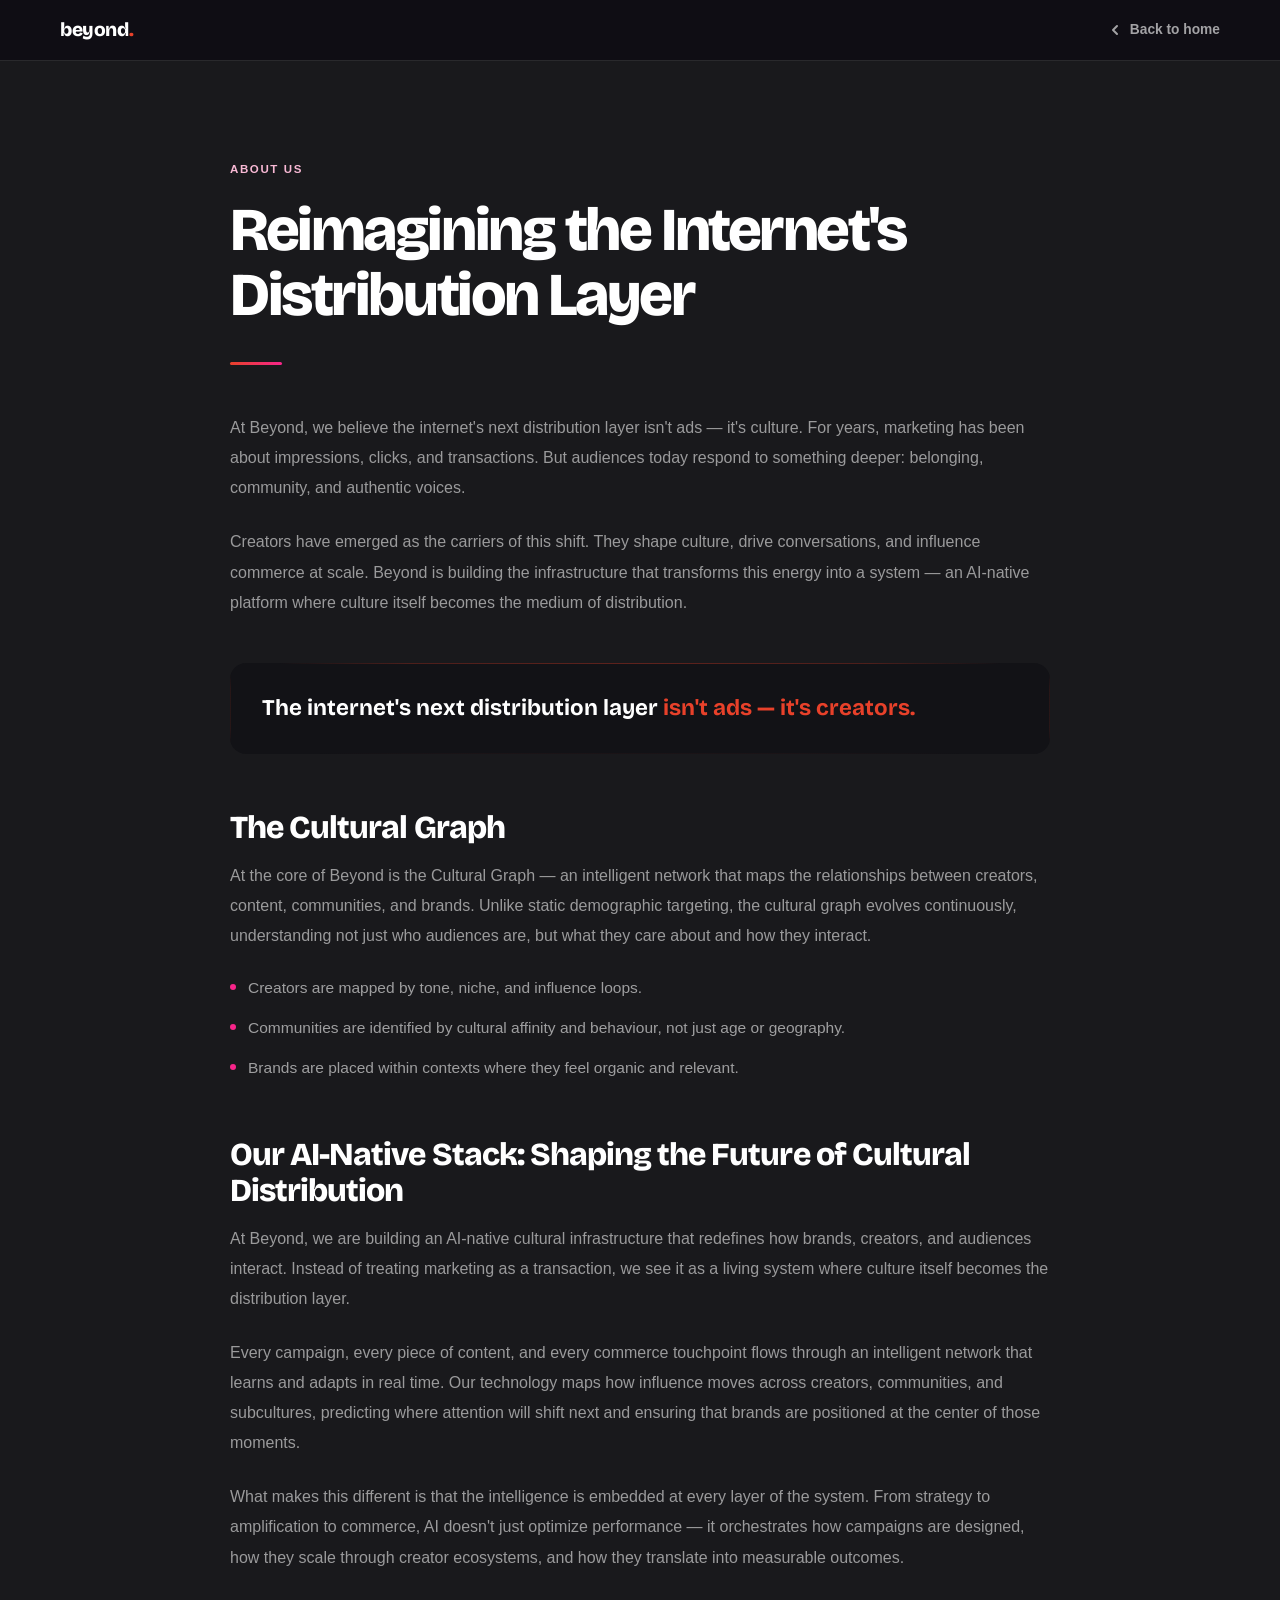
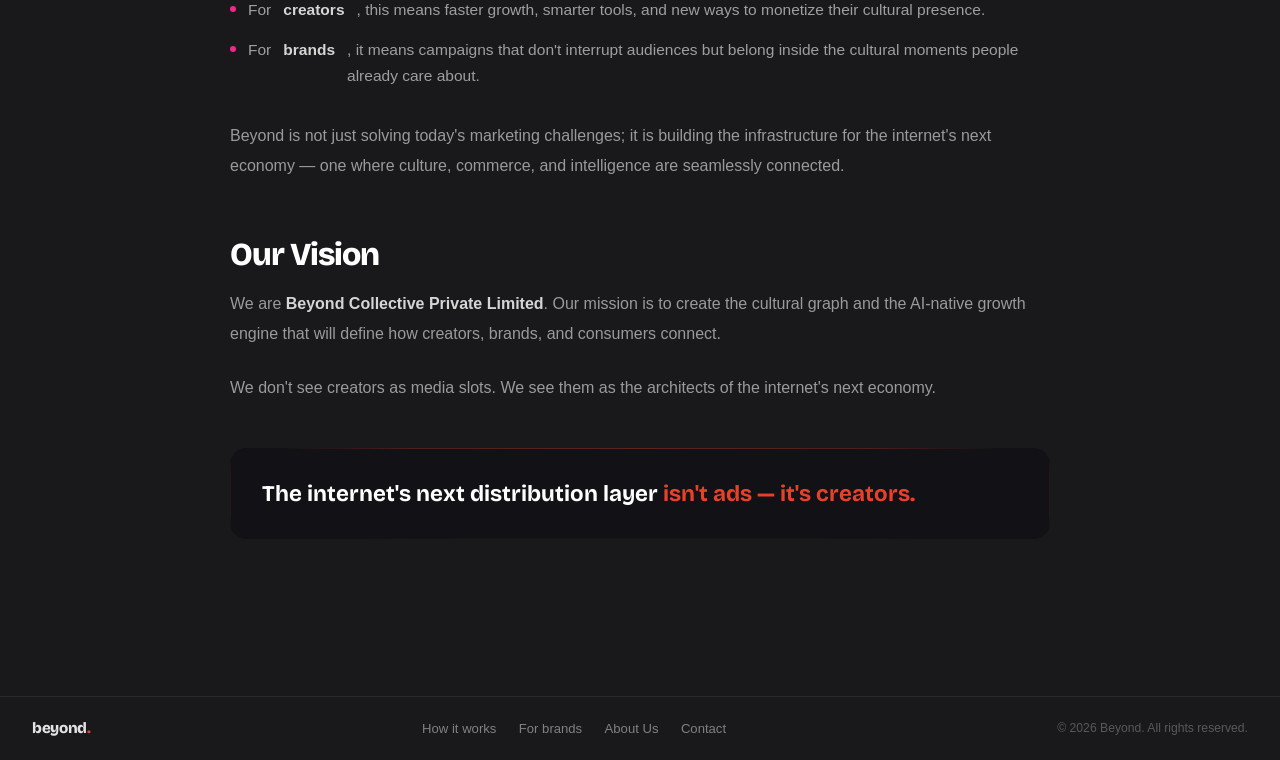
<file: about.html>
﻿<!DOCTYPE html>
<html lang="en">
<head>
  <meta charset="UTF-8" />
  <meta name="viewport" content="width=device-width, initial-scale=1.0" />
  <title>About Us - Beyond</title>
  <link rel="preconnect" href="https://fonts.googleapis.com" />
  <link rel="preconnect" href="https://fonts.gstatic.com" crossorigin />
  <link href="https://fonts.googleapis.com/css2?family=Bricolage+Grotesque:opsz,wght@12..96,400;12..96,600;12..96,700;12..96,800&display=swap" rel="stylesheet" />
  <link href="https://api.fontshare.com/v2/css?f[]=cabinet-grotesk@400,500,600,700,800&display=swap" rel="stylesheet" />
  <link rel="stylesheet" href="style.css" />
  <style>
    .inner-page { min-height: 100vh; background: var(--bg); padding: 10rem 1.5rem 7rem; }
    .inner-page__wrap { max-width: 820px; margin: 0 auto; }
    .inner-page__label { display: block; font-size: .72rem; font-weight: 700; letter-spacing: .14em; text-transform: uppercase; color: var(--pink); margin-bottom: 1.2rem; }
    .inner-page__title { font-family: "Bricolage Grotesque", sans-serif; font-size: clamp(2.2rem, 5.5vw, 3.8rem); font-weight: 800; color: #fff; letter-spacing: -.04em; line-height: 1.06; margin-bottom: 2.2rem; }
    .inner-page__divider { width: 52px; height: 3px; background: linear-gradient(90deg, #e8412a, #f7258a); border-radius: 99px; margin-bottom: 3rem; }
    .inner-page__body { font-size: 1rem; color: rgba(255,255,255,.56); line-height: 1.88; }
    .inner-page__body p { margin-bottom: 1.5rem; }
    .inner-page__body h2 { font-family: "Bricolage Grotesque", sans-serif; font-size: clamp(1.5rem, 3vw, 2rem); font-weight: 800; color: #fff; letter-spacing: -.03em; margin: 3.5rem 0 1rem; line-height: 1.1; }
    .inner-page__body ul { list-style: none; display: flex; flex-direction: column; gap: .85rem; margin: 1.2rem 0 2rem; padding: 0; }
    .inner-page__body ul li { display: flex; align-items: flex-start; gap: .75rem; font-size: .97rem; color: rgba(255,255,255,.58); line-height: 1.7; }
    .inner-page__body ul li::before { content: ""; width: 6px; height: 6px; border-radius: 50%; background: #f7258a; flex-shrink: 0; margin-top: .58rem; }
    .pull-quote { position: relative; background: rgba(18,18,22,.97); border-radius: 16px; padding: 1.8rem 2rem; margin: 2.8rem 0; overflow: hidden; }
    .pull-quote::after { content: ""; position: absolute; inset: 0; border-radius: inherit; pointer-events: none; background-image: linear-gradient(to right, transparent 6%, rgba(232,65,42,.28) 22%, rgba(232,65,42,.36) 50%, rgba(232,65,42,.28) 78%, transparent 94%), linear-gradient(to bottom, transparent 10%, rgba(232,65,42,.10) 28%, rgba(232,65,42,.10) 72%, transparent 90%), linear-gradient(to right, transparent 10%, rgba(232,65,42,.04) 30%, rgba(232,65,42,.04) 70%, transparent 90%), linear-gradient(to bottom, transparent 10%, rgba(232,65,42,.10) 28%, rgba(232,65,42,.10) 72%, transparent 90%); background-size: 100% 1px, 1px 100%, 100% 1px, 1px 100%; background-position: top, right, bottom, left; background-repeat: no-repeat; }
    .pull-quote p { font-family: "Bricolage Grotesque", sans-serif; font-size: clamp(1.1rem, 2.5vw, 1.4rem); font-weight: 700; color: #fff !important; line-height: 1.5; margin: 0 !important; position: relative; z-index: 1; }
    .pull-quote p span { color: #e8412a; }
    .hl { color: rgba(255,255,255,.82); font-weight: 600; }
  </style>
</head>
<body>

  <nav class="nav nav--inner" id="navbar">
    <div class="nav__inner">
      <div class="nav__left">
        <a href="index.html" class="nav__logo">beyond<span class="logo-dot">.</span></a>
      </div>
      <a href="index.html" class="nav__back-btn">
        <svg width="16" height="16" viewBox="0 0 16 16" fill="none" stroke="currentColor" stroke-width="2" stroke-linecap="round" stroke-linejoin="round"><polyline points="10 4 6 8 10 12"/></svg>
        Back to home
      </a>
    </div>
  </nav>

  <main class="inner-page">
    <div class="inner-page__wrap">
      <span class="inner-page__label">About Us</span>
      <h1 class="inner-page__title">Reimagining the Internet's Distribution Layer</h1>
      <div class="inner-page__divider"></div>
      <div class="inner-page__body">
        <p>At Beyond, we believe the internet's next distribution layer isn't ads — it's culture. For years, marketing has been about impressions, clicks, and transactions. But audiences today respond to something deeper: belonging, community, and authentic voices.</p>
        <p>Creators have emerged as the carriers of this shift. They shape culture, drive conversations, and influence commerce at scale. Beyond is building the infrastructure that transforms this energy into a system — an AI-native platform where culture itself becomes the medium of distribution.</p>
        <div class="pull-quote"><p>The internet's next distribution layer <span>isn't ads — it's creators.</span></p></div>
        <h2>The Cultural Graph</h2>
        <p>At the core of Beyond is the Cultural Graph — an intelligent network that maps the relationships between creators, content, communities, and brands. Unlike static demographic targeting, the cultural graph evolves continuously, understanding not just who audiences are, but what they care about and how they interact.</p>
        <ul>
          <li>Creators are mapped by tone, niche, and influence loops.</li>
          <li>Communities are identified by cultural affinity and behaviour, not just age or geography.</li>
          <li>Brands are placed within contexts where they feel organic and relevant.</li>
        </ul>
        <h2>Our AI-Native Stack: Shaping the Future of Cultural Distribution</h2>
        <p>At Beyond, we are building an AI-native cultural infrastructure that redefines how brands, creators, and audiences interact. Instead of treating marketing as a transaction, we see it as a living system where culture itself becomes the distribution layer.</p>
        <p>Every campaign, every piece of content, and every commerce touchpoint flows through an intelligent network that learns and adapts in real time. Our technology maps how influence moves across creators, communities, and subcultures, predicting where attention will shift next and ensuring that brands are positioned at the center of those moments.</p>
        <p>What makes this different is that the intelligence is embedded at every layer of the system. From strategy to amplification to commerce, AI doesn't just optimize performance — it orchestrates how campaigns are designed, how they scale through creator ecosystems, and how they translate into measurable outcomes.</p>
        <ul>
          <li>For <span class="hl">creators</span>, this means faster growth, smarter tools, and new ways to monetize their cultural presence.</li>
          <li>For <span class="hl">brands</span>, it means campaigns that don't interrupt audiences but belong inside the cultural moments people already care about.</li>
        </ul>
        <p>Beyond is not just solving today's marketing challenges; it is building the infrastructure for the internet's next economy — one where culture, commerce, and intelligence are seamlessly connected.</p>
        <h2>Our Vision</h2>
        <p>We are <span class="hl">Beyond Collective Private Limited</span>. Our mission is to create the cultural graph and the AI-native growth engine that will define how creators, brands, and consumers connect.</p>
        <p>We don't see creators as media slots. We see them as the architects of the internet's next economy.</p>
        <div class="pull-quote"><p>The internet's next distribution layer <span>isn't ads — it's creators.</span></p></div>
      </div>
    </div>
  </main>

  <footer class="footer">
    <div class="footer__bar">
      <div class="footer__bar-inner">
        <span class="nav__logo footer__logo">beyond<span class="logo-dot">.</span></span>
        <nav class="footer__nav">
          <a href="index.html#how-it-works">How it works</a>
          <a href="index.html#brands">For brands</a>
          <a href="about.html">About Us</a>
          <a href="contact.html">Contact</a>
        </nav>
        <span class="footer__copy">&#169; 2026 Beyond. All rights reserved.</span>
      </div>
    </div>
  </footer>

</body>
</html>
</file>
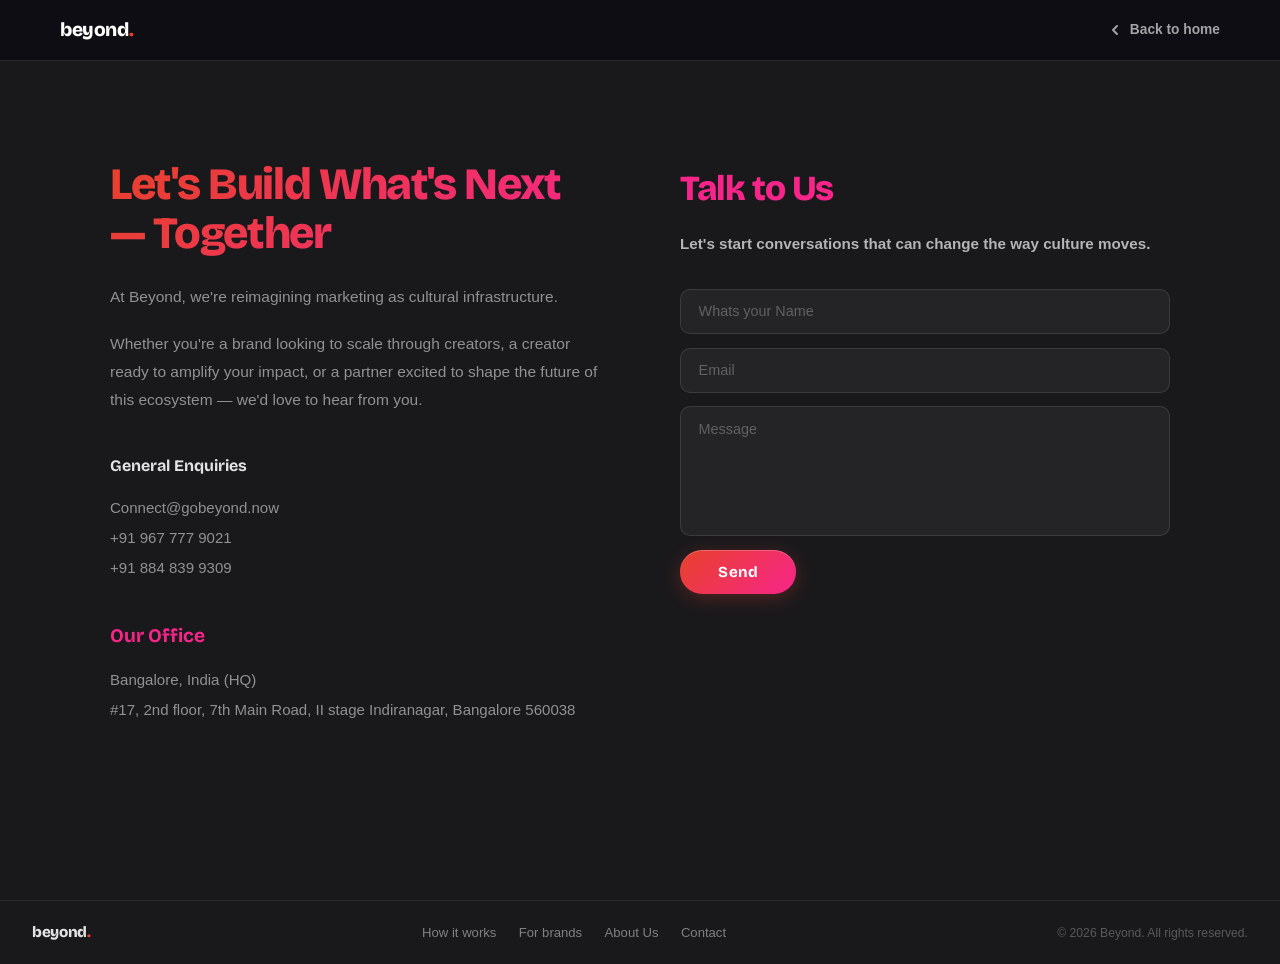
<file: contact.html>
﻿<!DOCTYPE html>
<html lang="en">
<head>
  <meta charset="UTF-8" />
  <meta name="viewport" content="width=device-width, initial-scale=1.0" />
  <title>Contact Us - Beyond</title>
  <link rel="preconnect" href="https://fonts.googleapis.com" />
  <link rel="preconnect" href="https://fonts.gstatic.com" crossorigin />
  <link href="https://fonts.googleapis.com/css2?family=Bricolage+Grotesque:opsz,wght@12..96,400;12..96,600;12..96,700;12..96,800&display=swap" rel="stylesheet" />
  <link href="https://api.fontshare.com/v2/css?f[]=cabinet-grotesk@400,500,600,700,800&display=swap" rel="stylesheet" />
  <link rel="stylesheet" href="style.css" />
  <style>
    .contact-page { min-height: 100vh; background: var(--bg); padding: 10rem 1.5rem 7rem; }
    .contact-page__wrap { max-width: 1060px; margin: 0 auto; }
    .contact-grid { display: grid; grid-template-columns: 1fr 1fr; gap: 5rem; align-items: start; }
    .contact-left__title { font-family: "Bricolage Grotesque", sans-serif; font-size: clamp(1.8rem, 4vw, 2.8rem); font-weight: 800; letter-spacing: -.03em; line-height: 1.1; margin-bottom: 1.5rem; background: linear-gradient(135deg, #e8412a, #f7258a); -webkit-background-clip: text; -webkit-text-fill-color: transparent; background-clip: text; }
    .contact-left__sub { font-size: .97rem; color: rgba(255,255,255,.52); line-height: 1.82; margin-bottom: 1.2rem; }
    .contact-info-block { margin-top: 2.4rem; }
    .contact-info-block__label { font-family: "Bricolage Grotesque", sans-serif; font-size: 1rem; font-weight: 700; color: rgba(255,255,255,.88); margin-bottom: .9rem; }
    .contact-info-block__label--pink { color: #f7258a; font-size: 1.2rem; }
    .contact-info-block__row { font-size: .94rem; color: rgba(255,255,255,.52); line-height: 1.8; margin-bottom: .2rem; }
    .contact-info-block__row a { color: rgba(255,255,255,.52); transition: color .2s; }
    .contact-info-block__row a:hover { color: #fff; }
    .contact-right__title { font-family: "Bricolage Grotesque", sans-serif; font-size: clamp(1.6rem, 3.5vw, 2.2rem); font-weight: 800; letter-spacing: -.03em; color: #f7258a; margin-bottom: .9rem; }
    .contact-right__sub { font-size: .95rem; color: rgba(255,255,255,.68); font-weight: 600; line-height: 1.6; margin-bottom: 2rem; }
    .contact-form { display: flex; flex-direction: column; gap: .85rem; }
    .contact-form input, .contact-form textarea { width: 100%; background: rgba(255,255,255,.05); border: 1px solid rgba(255,255,255,.10); border-radius: 10px; padding: .85rem 1.1rem; font-family: "Cabinet Grotesk", sans-serif; font-size: .9rem; color: rgba(255,255,255,.78); outline: none; transition: border-color .25s, background .25s; resize: none; }
    .contact-form input::placeholder, .contact-form textarea::placeholder { color: rgba(255,255,255,.28); }
    .contact-form input:focus, .contact-form textarea:focus { border-color: rgba(247,37,133,.4); background: rgba(255,255,255,.07); }
    .contact-form textarea { height: 130px; }
    .contact-form__btn { display: inline-flex; align-items: center; justify-content: center; padding: .82rem 2.4rem; border-radius: 99px; background: linear-gradient(135deg, #e8412a 0%, #f7258a 100%); color: #fff; font-family: "Bricolage Grotesque", sans-serif; font-size: .95rem; font-weight: 700; letter-spacing: .01em; border: none; cursor: pointer; width: fit-content; box-shadow: inset 0 1px 0 rgba(255,255,255,.22), 0 4px 20px rgba(232,65,42,.28); transition: transform .25s, box-shadow .25s; }
    .contact-form__btn:hover { transform: translateY(-2px); box-shadow: inset 0 1px 0 rgba(255,255,255,.26), 0 8px 28px rgba(232,65,42,.42); }
    @media (max-width: 760px) { .contact-grid { grid-template-columns: 1fr; gap: 3.5rem; } }
  </style>
</head>
<body>

  <nav class="nav nav--inner" id="navbar">
    <div class="nav__inner">
      <div class="nav__left">
        <a href="index.html" class="nav__logo">beyond<span class="logo-dot">.</span></a>
      </div>
      <a href="index.html" class="nav__back-btn">
        <svg width="16" height="16" viewBox="0 0 16 16" fill="none" stroke="currentColor" stroke-width="2" stroke-linecap="round" stroke-linejoin="round"><polyline points="10 4 6 8 10 12"/></svg>
        Back to home
      </a>
    </div>
  </nav>

  <main class="contact-page">
    <div class="contact-page__wrap">
      <div class="contact-grid">
        <div class="contact-left">
          <h1 class="contact-left__title">Let's Build What's Next — Together</h1>
          <p class="contact-left__sub">At Beyond, we're reimagining marketing as cultural infrastructure.</p>
          <p class="contact-left__sub">Whether you're a brand looking to scale through creators, a creator ready to amplify your impact, or a partner excited to shape the future of this ecosystem — we'd love to hear from you.</p>
          <div class="contact-info-block">
            <div class="contact-info-block__label">General Enquiries</div>
            <div class="contact-info-block__row"><a href="mailto:Connect@gobeyond.now">Connect@gobeyond.now</a></div>
            <div class="contact-info-block__row"><a href="tel:+919677779021">+91 967 777 9021</a></div>
            <div class="contact-info-block__row"><a href="tel:+918848399309">+91 884 839 9309</a></div>
          </div>
          <div class="contact-info-block">
            <div class="contact-info-block__label contact-info-block__label--pink">Our Office</div>
            <div class="contact-info-block__row">Bangalore, India (HQ)</div>
            <div class="contact-info-block__row">#17, 2nd floor, 7th Main Road, II stage Indiranagar, Bangalore 560038</div>
          </div>
        </div>
        <div class="contact-right">
          <h2 class="contact-right__title">Talk to Us</h2>
          <p class="contact-right__sub">Let's start conversations that can change the way culture moves.</p>
          <form class="contact-form" onsubmit="return false;">
            <input type="text" placeholder="Whats your Name" autocomplete="name" />
            <input type="email" placeholder="Email" autocomplete="email" />
            <textarea placeholder="Message"></textarea>
            <button type="submit" class="contact-form__btn">Send</button>
          </form>
        </div>
      </div>
    </div>
  </main>

  <footer class="footer">
    <div class="footer__bar">
      <div class="footer__bar-inner">
        <span class="nav__logo footer__logo">beyond<span class="logo-dot">.</span></span>
        <nav class="footer__nav">
          <a href="index.html#how-it-works">How it works</a>
          <a href="index.html#brands">For brands</a>
          <a href="about.html">About Us</a>
          <a href="contact.html">Contact</a>
        </nav>
        <span class="footer__copy">&#169; 2026 Beyond. All rights reserved.</span>
      </div>
    </div>
  </footer>

</body>
</html>
</file>
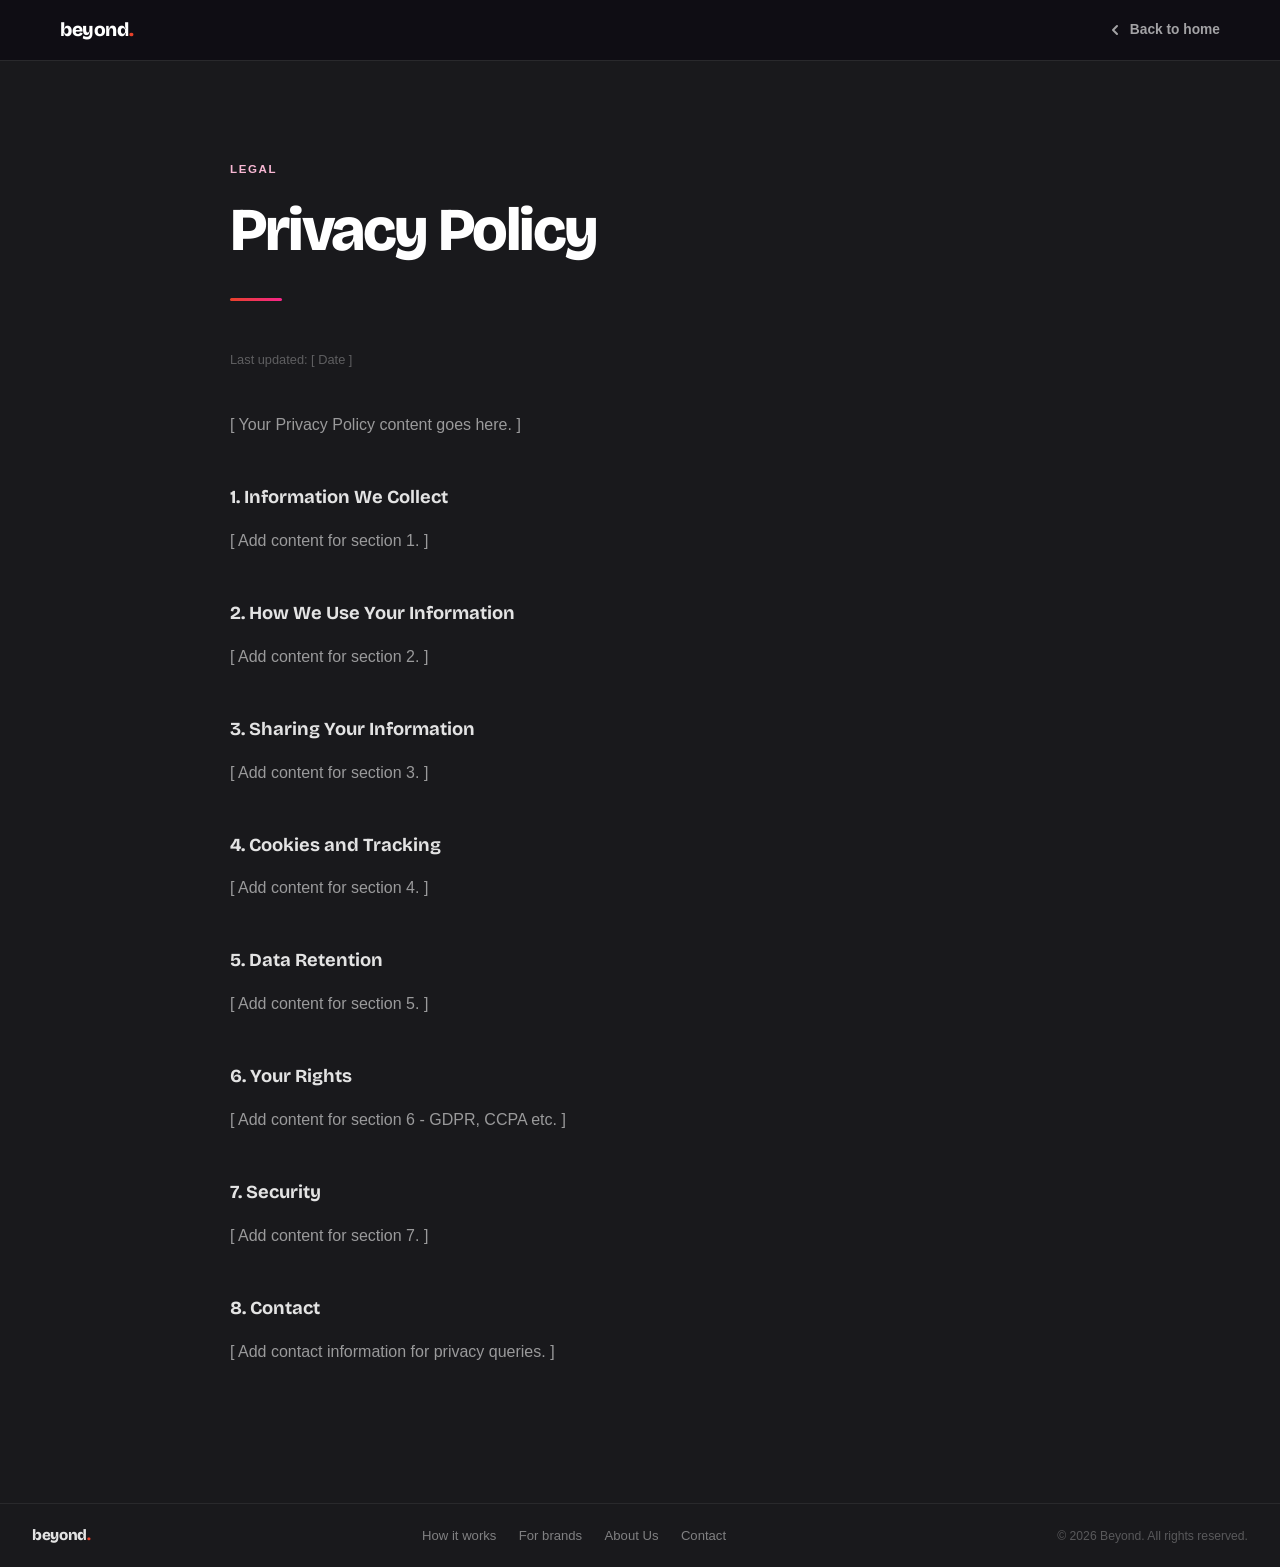
<file: privacy.html>
﻿<!DOCTYPE html><html lang="en"><head><meta charset="UTF-8" /><meta name="viewport" content="width=device-width, initial-scale=1.0" /><title>Privacy Policy - Beyond</title><link rel="preconnect" href="https://fonts.googleapis.com" /><link rel="preconnect" href="https://fonts.gstatic.com" crossorigin /><link href="https://fonts.googleapis.com/css2?family=Bricolage+Grotesque:opsz,wght@12..96,400;12..96,600;12..96,700;12..96,800&display=swap" rel="stylesheet" /><link href="https://api.fontshare.com/v2/css?f[]=cabinet-grotesk@400,500,600,700,800&display=swap" rel="stylesheet" /><link rel="stylesheet" href="style.css" /><style>.inner-page{min-height:100vh;background:var(--bg);padding:10rem 1.5rem 7rem}.inner-page__wrap{max-width:820px;margin:0 auto}.inner-page__label{display:block;font-size:.72rem;font-weight:700;letter-spacing:.14em;text-transform:uppercase;color:var(--pink);margin-bottom:1.2rem}.inner-page__title{font-family:"Bricolage Grotesque",sans-serif;font-size:clamp(2.2rem,5.5vw,3.8rem);font-weight:800;color:#fff;letter-spacing:-.04em;line-height:1.06;margin-bottom:2.2rem}.inner-page__divider{width:52px;height:3px;background:linear-gradient(90deg,#e8412a,#f7258a);border-radius:99px;margin-bottom:3rem}.inner-page__meta{font-size:.8rem;color:rgba(255,255,255,.3);margin-bottom:2.5rem}.inner-page__body{font-size:1rem;color:rgba(255,255,255,.56);line-height:1.88}.inner-page__body p{margin-bottom:1.5rem}.inner-page__body h3{font-family:"Bricolage Grotesque",sans-serif;font-size:1.15rem;font-weight:700;color:rgba(255,255,255,.88);margin:2.5rem 0 .7rem}</style></head><body><nav class="nav nav--inner" id="navbar"><div class="nav__inner"><div class="nav__left"><a href="index.html" class="nav__logo">beyond<span class="logo-dot">.</span></a></div><a href="index.html" class="nav__back-btn"><svg width="16" height="16" viewBox="0 0 16 16" fill="none" stroke="currentColor" stroke-width="2" stroke-linecap="round" stroke-linejoin="round"><polyline points="10 4 6 8 10 12"/></svg>Back to home</a></div></nav><main class="inner-page"><div class="inner-page__wrap"><span class="inner-page__label">Legal</span><h1 class="inner-page__title">Privacy Policy</h1><div class="inner-page__divider"></div><p class="inner-page__meta">Last updated: [ Date ]</p><div class="inner-page__body"><p>[ Your Privacy Policy content goes here. ]</p><h3>1. Information We Collect</h3><p>[ Add content for section 1. ]</p><h3>2. How We Use Your Information</h3><p>[ Add content for section 2. ]</p><h3>3. Sharing Your Information</h3><p>[ Add content for section 3. ]</p><h3>4. Cookies and Tracking</h3><p>[ Add content for section 4. ]</p><h3>5. Data Retention</h3><p>[ Add content for section 5. ]</p><h3>6. Your Rights</h3><p>[ Add content for section 6 - GDPR, CCPA etc. ]</p><h3>7. Security</h3><p>[ Add content for section 7. ]</p><h3>8. Contact</h3><p>[ Add contact information for privacy queries. ]</p></div></div></main><footer class="footer"><div class="footer__bar"><div class="footer__bar-inner"><span class="nav__logo footer__logo">beyond<span class="logo-dot">.</span></span><nav class="footer__nav"><a href="index.html#how-it-works">How it works</a><a href="index.html#brands">For brands</a><a href="about.html">About Us</a><a href="contact.html">Contact</a></nav><span class="footer__copy">&#169; 2026 Beyond. All rights reserved.</span></div></div></footer></body></html>
</file>
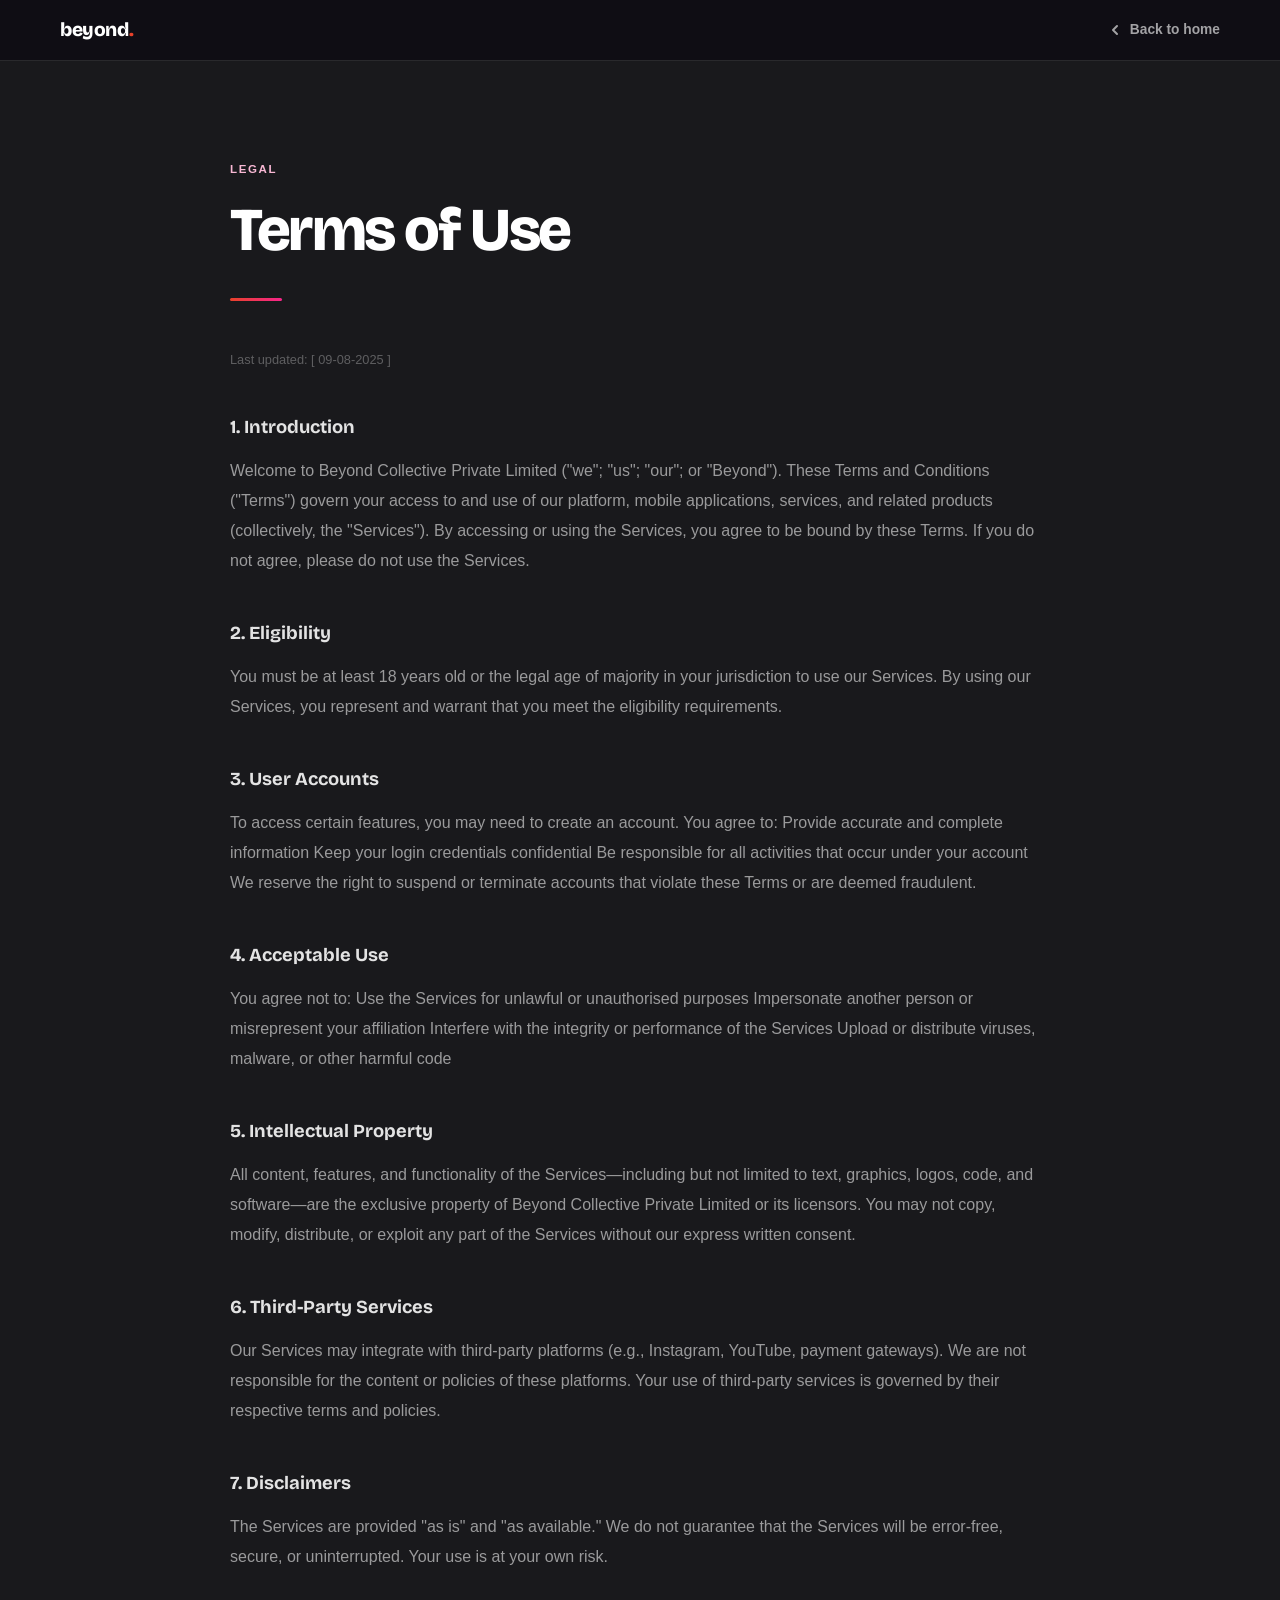
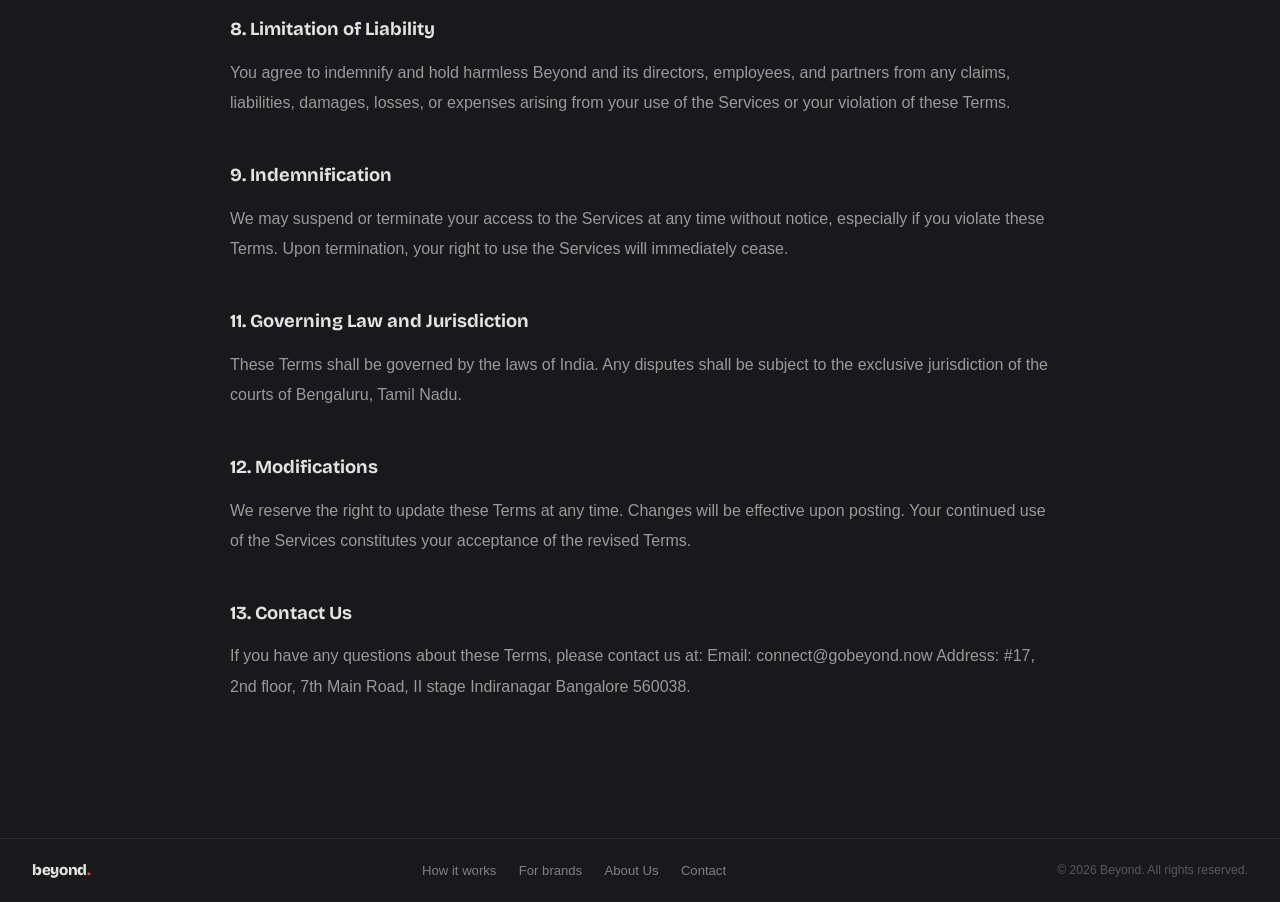
<file: terms.html>
<!DOCTYPE html>
<html lang="en">

<head>
  <meta charset="UTF-8" />
  <meta name="viewport" content="width=device-width, initial-scale=1.0" />
  <title>Terms of Use - Beyond</title>
  <link rel="preconnect" href="https://fonts.googleapis.com" />
  <link rel="preconnect" href="https://fonts.gstatic.com" crossorigin />
  <link
    href="https://fonts.googleapis.com/css2?family=Bricolage+Grotesque:opsz,wght@12..96,400;12..96,600;12..96,700;12..96,800&display=swap"
    rel="stylesheet" />
  <link href="https://api.fontshare.com/v2/css?f[]=cabinet-grotesk@400,500,600,700,800&display=swap" rel="stylesheet" />
  <link rel="stylesheet" href="style.css" />
  <style>
    .inner-page {
      min-height: 100vh;
      background: var(--bg);
      padding: 10rem 1.5rem 7rem
    }

    .inner-page__wrap {
      max-width: 820px;
      margin: 0 auto
    }

    .inner-page__label {
      display: block;
      font-size: .72rem;
      font-weight: 700;
      letter-spacing: .14em;
      text-transform: uppercase;
      color: var(--pink);
      margin-bottom: 1.2rem
    }

    .inner-page__title {
      font-family: "Bricolage Grotesque", sans-serif;
      font-size: clamp(2.2rem, 5.5vw, 3.8rem);
      font-weight: 800;
      color: #fff;
      letter-spacing: -.04em;
      line-height: 1.06;
      margin-bottom: 2.2rem
    }

    .inner-page__divider {
      width: 52px;
      height: 3px;
      background: linear-gradient(90deg, #e8412a, #f7258a);
      border-radius: 99px;
      margin-bottom: 3rem
    }

    .inner-page__meta {
      font-size: .8rem;
      color: rgba(255, 255, 255, .3);
      margin-bottom: 2.5rem
    }

    .inner-page__body {
      font-size: 1rem;
      color: rgba(255, 255, 255, .56);
      line-height: 1.88
    }

    .inner-page__body p {
      margin-bottom: 1.5rem
    }

    .inner-page__body h3 {
      font-family: "Bricolage Grotesque", sans-serif;
      font-size: 1.15rem;
      font-weight: 700;
      color: rgba(255, 255, 255, .88);
      margin: 2.5rem 0 .7rem
    }
  </style>
</head>

<body>
  <nav class="nav nav--inner" id="navbar">
    <div class="nav__inner">
      <div class="nav__left"><a href="index.html" class="nav__logo">beyond<span class="logo-dot">.</span></a></div><a
        href="index.html" class="nav__back-btn"><svg width="16" height="16" viewBox="0 0 16 16" fill="none"
          stroke="currentColor" stroke-width="2" stroke-linecap="round" stroke-linejoin="round">
          <polyline points="10 4 6 8 10 12" />
        </svg>Back to home</a>
    </div>
  </nav>
   <main class="inner-page">
    <div class="inner-page__wrap">
      <span class="inner-page__label">Legal</span>
      <h1 class="inner-page__title">Terms of Use</h1>
      <div class="inner-page__divider"></div>
      <p class="inner-page__meta">Last updated: [ 09-08-2025 ] </p>
      <div class="inner-page__body">
        <!-- <p>[ Add your Terms of Use introduction here. By using Beyond, users agree to these terms. ]</p> -->
        <h3>1. Introduction</h3>
        <p>Welcome to Beyond Collective Private Limited ("we"; "us"; "our"; or "Beyond"). These Terms and Conditions ("Terms") govern your access to and use of our platform, mobile applications, services, and related products (collectively, the "Services").

By accessing or using the Services, you agree to be bound by these Terms. If you do not agree, please do not use the Services.</p>
        <h3>2. Eligibility</h3>
        <p>You must be at least 18 years old or the legal age of majority in your jurisdiction to use our Services. By using our Services, you represent and warrant that you meet the eligibility requirements.
</p>
        <h3>3. User Accounts</h3>
        <p>To access certain features, you may need to create an account. You agree to:

Provide accurate and complete information
Keep your login credentials confidential
Be responsible for all activities that occur under your account
We reserve the right to suspend or terminate accounts that violate these Terms or are deemed fraudulent.</p>
        <h3>4. Acceptable Use</h3>
        <p>You agree not to:

Use the Services for unlawful or unauthorised purposes
Impersonate another person or misrepresent your affiliation
Interfere with the integrity or performance of the Services
Upload or distribute viruses, malware, or other harmful code
</p>
        <h3>5. Intellectual Property</h3>
        <p>All content, features, and functionality of the Services—including but not limited to text, graphics, logos, code, and software—are the exclusive property of Beyond Collective Private Limited or its licensors. You may not copy, modify, distribute, or exploit any part of the Services without our express written consent.</p>
        <h3>6. Third-Party Services</h3>
        <p>Our Services may integrate with third-party platforms (e.g., Instagram, YouTube, payment gateways). We are not responsible for the content or policies of these platforms. Your use of third-party services is governed by their respective terms and policies.</p>
        <h3>7. Disclaimers</h3>
        <p>The Services are provided "as is" and "as available." We do not guarantee that the Services will be error-free, secure, or uninterrupted. Your use is at your own risk.</p>
        <h3>8. Limitation of Liability</h3>
        <p>You agree to indemnify and hold harmless Beyond and its directors, employees, and partners from any claims, liabilities, damages, losses, or expenses arising from your use of the Services or your violation of these Terms.</p>
        <h3>9. Indemnification</h3>
        <p>We may suspend or terminate your access to the Services at any time without notice, especially if you violate these Terms. Upon termination, your right to use the Services will immediately cease.</p>
        <h3>11. Governing Law and Jurisdiction</h3>
        <p>These Terms shall be governed by the laws of India. Any disputes shall be subject to the exclusive jurisdiction of the courts of Bengaluru, Tamil Nadu.</p>
        <h3>12. Modifications</h3>
        <p>We reserve the right to update these Terms at any time. Changes will be effective upon posting. Your continued use of the Services constitutes your acceptance of the revised Terms.</p>
        <h3>13. Contact Us</h3>
        <p>If you have any questions about these Terms, please contact us at:
Email: connect@gobeyond.now
Address: #17, 2nd floor, 7th Main Road, II stage Indiranagar Bangalore 560038.
</p>
      </div>
    </div>
  </main>
  <footer class="footer">
    <div class="footer__bar">
      <div class="footer__bar-inner"><span class="nav__logo footer__logo">beyond<span class="logo-dot">.</span></span>
        <nav class="footer__nav"><a href="index.html#how-it-works">How it works</a><a href="index.html#brands">For
            brands</a><a href="about.html">About Us</a><a href="contact.html">Contact</a></nav><span
          class="footer__copy">&#169; 2026 Beyond. All rights reserved.</span>
      </div>
    </div>
  </footer>
</body>

</html>
</file>
<file: style.css>
/* ══════════════════════════════════════════════════════════════
   BEYOND — Full Dark Theme, Cabinet Grotesk + Bricolage Grotesque
   ══════════════════════════════════════════════════════════════ */

/* ─── RESET ───────────────────────────────────────────────────── */
*, *::before, *::after { box-sizing: border-box; margin: 0; padding: 0; }
html {
  scroll-behavior: smooth;
  overflow-x: hidden;
  max-width: 100vw;
}
body {
  font-family: 'Cabinet Grotesk', sans-serif;
  background: #111113;
  color: #f0eff5;
  line-height: 1.65;
  -webkit-font-smoothing: antialiased;
  overflow-x: hidden;
  max-width: 100vw;
}
img { max-width: 100%; display: block; }
a { text-decoration: none; color: inherit; }
ul { list-style: none; }
button { cursor: pointer; border: none; background: none; font-family: inherit; }

/* ─── DESIGN TOKENS ───────────────────────────────────────────── */
:root {
  --bg:         #19191C;
  /* --bg2:        #161618; */
  --bg2:        rgba(255, 255, 255, 0.02);
  --surface:    #1c1c1f;
  --surface2:   #242428;
  --border:     rgba(255,255,255,.07);
  --border2:    rgba(255,255,255,.12);
  --text:       #f0eff5;
  --muted:      rgba(236, 234, 248, 0.18);
  --muted2:     rgba(255,255,255,.55);
  --red:        #E8524A;
  /* --red2:       #ff5a42; */
  --yellow:     #f5b731;
  --green:      #22c55e;
  --pink:       #F8B8D4;
  --navy:       #1c2047;
  --w:          1160px;
  --ease:       cubic-bezier(.4,0,.2,1);
  --spring:     cubic-bezier(.34,1.56,.64,1);
}

/* ─── SCROLLBAR ───────────────────────────────────────────────── */
::-webkit-scrollbar { width: 5px; }
::-webkit-scrollbar-track { background: var(--bg); }
::-webkit-scrollbar-thumb { background: var(--surface2); border-radius: 3px; }

/* ─── SCROLL REVEAL ───────────────────────────────────────────── */
[data-aos] { opacity: 0; transition: opacity .7s var(--ease), transform .7s var(--ease); }
[data-aos="fade-up"]    { transform: translateY(32px); }
[data-aos="fade-left"]  { transform: translateX(32px); }
[data-aos="fade-right"] { transform: translateX(-32px); }
[data-aos].is-visible   { opacity: 1 !important; transform: none !important; }

/* ─── KEYFRAMES ───────────────────────────────────────────────── */
@keyframes float {
  0%,100% { transform: translateY(0); }
  50%      { transform: translateY(-13px); }
}
@keyframes floatSlow {
  0%,100% { transform: translateY(0); }
  50%      { transform: translateY(-20px); }
}
@keyframes marquee {
  from { transform: translateX(0); }
  to   { transform: translateX(-50%); }
}
@keyframes particle {
  0%   { transform: translateY(100vh); opacity: 0; }
  5%   { opacity: 1; }
  95%  { opacity: .6; }
  100% { transform: translateY(-5vh); opacity: 0; }
}
@keyframes scrollLine {
  0%   { transform: scaleY(0); transform-origin: top; }
  50%  { transform: scaleY(1); transform-origin: top; }
  51%  { transform-origin: bottom; }
  100% { transform: scaleY(0); transform-origin: bottom; }
}
@keyframes shimmer {
  from { left: -100%; }
  to   { left: 160%; }
}
@keyframes ringPulse {
  0%,100% { opacity: .6; transform: scale(1); }
  50%      { opacity: 1; transform: scale(1.06); }
}
@keyframes dealIn {
  from { opacity: 0; transform: translateX(-18px); }
  to   { opacity: 1; transform: translateX(0); }
}
@keyframes orbFloat1 {
  0%,100% { transform: translate(0,0) rotate(0deg) scale(1); }
  33%      { transform: translate(10px,-16px) rotate(5deg) scale(1.04); }
  66%      { transform: translate(-7px,-8px) rotate(-3deg) scale(.97); }
}
@keyframes orbFloat2 {
  0%,100% { transform: translate(0,0); }
  40%      { transform: translate(-12px,-14px) rotate(-5deg) scale(1.05); }
  80%      { transform: translate(8px,-6px) rotate(3deg) scale(.96); }
}
@keyframes orbFloat3 {
  0%,100% { transform: translate(0,0) scale(1); }
  50%      { transform: translate(6px,-18px) scale(1.05); }
}
@keyframes gradShift {
  0%,100% { background-position: 0% 50%; }
  50%      { background-position: 100% 50%; }
}

.floating     { animation: float 6s ease-in-out infinite; }
.floating-slow { animation: floatSlow 9s ease-in-out infinite; }

/* ─── CONTAINER ───────────────────────────────────────────────── */
.container { width: 100%; max-width: var(--w); margin: 0 auto; padding: 0 1.5rem; }

/* ─── SECTION LABEL ───────────────────────────────────────────── */
.section-label {
  display: block;
  font-size: .68rem;
  font-weight: 700;
  color: var(--muted);
  letter-spacing: .14em;
  text-transform: uppercase;
  margin-bottom: .9rem;
}

/* ══════════════════════════════════════════════════════════════
   NAV
   ══════════════════════════════════════════════════════════════ */
.nav {
  position: fixed; top: 0; left: 0; right: 0;
  width: 100%;
  max-width: 100vw;
  z-index: 900;
  padding: .9rem 2rem;
  background: transparent;
  transition: background .4s ease, box-shadow .4s ease, backdrop-filter .4s ease;
}
.nav.scrolled {
  background: rgba(15, 13, 21, 0.82);
  backdrop-filter: blur(22px) saturate(160%);
  -webkit-backdrop-filter: blur(22px) saturate(160%);
  box-shadow: 0 1px 0 rgba(255,255,255,.07);
}
/* Inner page nav — always opaque, back button always visible */
.nav--inner {
  background: rgba(15, 13, 21, 0.95) !important;
  backdrop-filter: blur(22px) saturate(160%) !important;
  -webkit-backdrop-filter: blur(22px) saturate(160%) !important;
  box-shadow: 0 1px 0 rgba(255,255,255,.07) !important;
}
.nav__back-btn {
  display: inline-flex;
  align-items: center;
  gap: .4rem;
  font-size: .86rem;
  font-weight: 600;
  color: rgba(255,255,255,.62);
  transition: color .2s;
  white-space: nowrap;
}
.nav__back-btn:hover { color: #fff; }
/* Always visible on inner pages — override mobile hide */
.nav--inner .nav__back-btn { display: inline-flex !important; }
.nav__inner {
  max-width: var(--w); margin: 0 auto;
  display: flex; align-items: center; gap: 2rem;
}
.nav__left { margin-right: auto; }
.nav__logo {
  font-family: 'Bricolage Grotesque', sans-serif;
  font-weight: 800;
  font-size: 1.2rem;
  color: #fff;
  letter-spacing: -.02em;
  display: inline-block;
}
.logo-dot { color: #e8412a; }

.nav__links { display: flex; gap: 2.2rem; align-items: center; }
.nav__links a {
  font-size: .88rem; font-weight: 500;
  color: var(--muted); position: relative;
  transition: color .25s;
}
.nav__links a::after {
  content: '';
  position: absolute; bottom: -2px; left: 0;
  width: 0; height: 1.5px;
  background: rgba(255,255,255,.6);
  transition: width .3s var(--spring);
}
.nav__links a:hover { color: var(--muted2); }
.nav__links a:hover::after { width: 100%; }
/* Thin vertical separator between link groups */
.nav__sep {
  width: 1px;
  height: 16px;
  background: rgba(255,255,255,.14);
  border-radius: 1px;
  flex-shrink: 0;
}
/* Mobile nav section divider */
.mobile-nav__divider {
  width: 100%;
  height: 1px;
  background: rgba(255,255,255,.08);
  margin: .6rem 0;
}

.nav__cta {
  display: inline-flex; align-items: center; gap: .32em;
  padding: .54rem 1.3rem;
  background: linear-gradient(135deg, #e8412a 0%, #f0613d 55%, #e84c38 100%);
  color: #fff;
  font-size: .86rem; font-weight: 700;
  border-radius: 99px;
  letter-spacing: .01em;
  transition: all .3s var(--spring);
  position: relative; overflow: hidden;
  white-space: nowrap;
  /* Soft inner highlight — glass top edge */
  box-shadow:
    inset 0 1px 0 rgba(255,255,255,.22),
    0 4px 18px rgba(232,65,42,.32),
    0 1px 0 rgba(0,0,0,.18);
}
/* Shimmer sweep */
.nav__cta::before {
  content: '';
  position: absolute; top: 0; left: -110%;
  width: 60%; height: 100%;
  background: linear-gradient(90deg, transparent, rgba(255,255,255,.28), transparent);
  transform: skewX(-18deg); pointer-events: none;
  transition: none;
}
.nav__cta:hover {
  background: linear-gradient(135deg, #f04a32 0%, #f5724e 55%, #f05540 100%);
  transform: translateY(-2px) scale(1.04);
  box-shadow:
    inset 0 1px 0 rgba(255,255,255,.26),
    0 8px 28px rgba(232,65,42,.48),
    0 2px 0 rgba(0,0,0,.22);
}
.nav__cta:hover::before { animation: shimmer .55s ease forwards; }
.nav__cta:active { transform: scale(.97); box-shadow: 0 2px 10px rgba(232,65,42,.3); }
.nav__cta--lg { padding: .85rem 2rem; font-size: 1rem; }

/* ── Hamburger button (mobile only) ── */
.nav__hamburger {
  display: none;
  flex-direction: column;
  justify-content: center;
  align-items: center;
  gap: 5px;
  width: 38px; height: 38px;
  padding: 6px;
  border-radius: 10px;
  background: rgba(255,255,255,.06);
  border: 1px solid rgba(255,255,255,.10);
  transition: background .2s;
  cursor: pointer;
}
.nav__hamburger:hover { background: rgba(255,255,255,.10); }
.nav__hamburger span {
  display: block;
  width: 20px; height: 2px;
  background: rgba(255,255,255,.85);
  border-radius: 2px;
  transition: transform .35s var(--spring), opacity .25s, width .3s;
  transform-origin: center;
}
/* Animated X when open */
.nav__hamburger.open span:nth-child(1) { transform: translateY(7px) rotate(45deg); }
.nav__hamburger.open span:nth-child(2) { opacity: 0; width: 0; }
.nav__hamburger.open span:nth-child(3) { transform: translateY(-7px) rotate(-45deg); }

/* ══════════════════════════════════════════════════════════════
   MOBILE FULLSCREEN NAV PANEL
   ══════════════════════════════════════════════════════════════ */
.mobile-nav {
  /* Hidden off-screen to the right */
  position: fixed;
  inset: 0;
  z-index: 1100;
  background: rgba(14, 12, 20, 0.97);
  backdrop-filter: blur(28px) saturate(160%);
  -webkit-backdrop-filter: blur(28px) saturate(160%);

  display: flex;
  flex-direction: column;
  padding: 2rem 1.6rem 2.5rem;

  /* Slide + fade out */
  transform: translateX(100%);
  opacity: 0;
  pointer-events: none;
  transition: transform .4s cubic-bezier(.32,1,.56,1), opacity .35s ease;
  will-change: transform, opacity;
}
.mobile-nav.open {
  transform: translateX(0);
  opacity: 1;
  pointer-events: all;
}

/* ── Glass X close button ── */
.mobile-nav__close {
  position: absolute;
  top: 1.4rem; right: 1.4rem;
  width: 44px; height: 44px;
  display: flex; align-items: center; justify-content: center;
  border-radius: 14px;
  background: rgba(255,255,255,.08);
  backdrop-filter: blur(12px);
  -webkit-backdrop-filter: blur(12px);
  border: 1px solid rgba(255,255,255,.13);
  color: rgba(255,255,255,.75);
  transition: background .2s, color .2s, transform .2s;
  cursor: pointer;
}
.mobile-nav__close:hover {
  background: rgba(255,255,255,.14);
  color: #fff;
  transform: rotate(90deg);
}

/* ── Large logo ── */
.mobile-nav__logo {
  font-family: 'Bricolage Grotesque', sans-serif;
  font-weight: 800;
  font-size: 3.2rem;
  letter-spacing: -.04em;
  color: #fff;
  margin-top: 3.5rem;
  margin-bottom: 2.5rem;
  line-height: 1;
}
.mobile-nav__logo .logo-dot { color: var(--red); }

/* ── Nav links ── */
.mobile-nav__links {
  display: flex;
  flex-direction: column;
  flex: 1;
}
.mobile-nav__item {
  display: flex;
  align-items: center;
  justify-content: space-between;
  padding: 1.1rem 0;
  border-bottom: 1px solid rgba(255,255,255,.07);
  font-family: 'Bricolage Grotesque', sans-serif;
  font-size: 1.25rem;
  font-weight: 700;
  color: rgba(255,255,255,.85);
  transition: color .2s;
}
.mobile-nav__item:hover { color: #fff; }
.mobile-nav__item:hover .mobile-nav__arrow { border-color: var(--pink); background: rgba(247,37,133,.12); }

/* Pink arrow circle */
.mobile-nav__arrow {
  display: flex; align-items: center; justify-content: center;
  width: 40px; height: 40px;
  border-radius: 50%;
  border: 1.5px solid rgba(247,37,133,.55);
  color: var(--pink);
  font-size: 1rem;
  flex-shrink: 0;
  transition: background .2s, border-color .2s;
}

/* ── CTA at bottom ── */
.mobile-nav__cta {
  width: 100%;
  justify-content: center;
  font-size: 1rem;
  padding: .9rem 2rem;
  margin-top: 1.5rem;
}

/* ── Overlay (backdrop dim) ── */
.nav-overlay {
  position: fixed; inset: 0;
  background: rgba(0,0,0,.45);
  z-index: 1000;
  opacity: 0; pointer-events: none;
  transition: opacity .3s;
}
.nav-overlay.active { opacity: 1; pointer-events: all; }


/* ══════════════════════════════════════════════════════════════
   HERO
   ══════════════════════════════════════════════════════════════ */
.hero {
  background: #19191C;
  min-height: 100vh;
  display: flex;
  flex-direction: column;
  align-items: center;
  justify-content: center;
  text-align: center;
  padding: 6rem 1.5rem 2rem;
  position: relative;
  overflow: hidden;
}
/* Seamless bottom blend — fades hero black into site bg */
.hero::after {
  content: '';
  position: absolute;
  bottom: 0; left: 0; right: 0;
  height: 280px;
  background: linear-gradient(
    to bottom,
    transparent 0%,
    rgba(25, 25, 28, 0.50) 45%,
    rgba(25, 25, 28, 0.88) 72%,
    #19191C 100%
  );
  pointer-events: none;
  z-index: 2;
}
.hero__particles { position: absolute; inset: 0; pointer-events: none; z-index: 0; }
.particle {
  position: absolute; border-radius: 50%;
  animation: particle linear infinite;
}

/* Three.js 3D background canvas */
.hero__3d {
  position: absolute;
  inset: 0;
  width: 100% !important;
  height: 100% !important;
  z-index: 0;
  pointer-events: none;
  opacity: 0;
  animation: fadeIn3d 1.8s 0.3s ease forwards;
}
@keyframes fadeIn3d {
  to { opacity: 1; }
}

.hero__text { position: relative;  padding: 80px 0;
 z-index: 1; }

.hero__headline {
  font-family: 'Bricolage Grotesque', sans-serif;
  font-size: 96px;
  font-weight: 800;
  line-height: 0.97;
  letter-spacing: -.04em;
  color: rgb(226, 223, 240);
  margin-bottom: 1.6rem;
  text-align: center;
}

/* Pill badges */
.pill {
  font-family: 'Bricolage Grotesque', sans-serif;
  display: inline-block;
  padding: .1em .36em .14em;
  border-radius: .6em;
  line-height: 1.0;
  font-style: normal;
  font-weight: 800;
  vertical-align: middle;
  letter-spacing: -.03em;
  position: relative;
  overflow: hidden;
}
/* 4-edge glass lines on both pills — fade before rounded corners */
.pill::after {
  content: '';
  position: absolute;
  inset: 0;
  border-radius: inherit;
  pointer-events: none;
  background-image:
    /* top — bright, fades before corners (pills are very round so fade % is high) */
    linear-gradient(to right,
      transparent 18%,
      rgba(255,255,255,.38) 36%,
      rgba(255,255,255,.52) 50%,
      rgba(255,255,255,.38) 64%,
      transparent 82%),
    /* right */
    linear-gradient(to bottom,
      transparent 22%,
      rgba(255,255,255,.16) 40%,
      rgba(255,255,255,.16) 60%,
      transparent 78%),
    /* bottom */
    linear-gradient(to right,
      transparent 22%,
      rgba(255,255,255,.07) 40%,
      rgba(255,255,255,.07) 60%,
      transparent 78%),
    /* left */
    linear-gradient(to bottom,
      transparent 22%,
      rgba(255,255,255,.16) 40%,
      rgba(255,255,255,.16) 60%,
      transparent 78%);
  background-size: 100% 1px, 1px 100%, 100% 1px, 1px 100%;
  background-position: top, right, bottom, left;
  background-repeat: no-repeat;
}
/* Red pill: "pitch." */
.pill--red {
  border: 1px solid rgba(196, 105, 99, 0.38);
  background: #5c1c1c;
  color: #fff;
}
/* Dark navy pill: "find you." */
.pill--navy {
  border: 1px solid rgba(105, 99, 196, 0.38);
  background: #232245;
  color: rgba(255,255,255,.92);
}

.hero__cta-wrap { margin-bottom: 2rem; }

.btn-hero {
  display: inline-flex; align-items: center; gap: .5rem;
  padding: .9rem 3.2rem;
  background: var(--red); color: #fff;
  font-family: 'Bricolage Grotesque', sans-serif;
  font-weight: 800; font-size: 1rem;
  /* border: 1px solid rgba(242, 236, 235, 0.38); */
  border-radius: 99px;
  transition: all .3s var(--spring);
  position: relative; overflow: hidden;
  box-shadow: 0 4px 22px rgba(232,65,42,.28);
}
.btn-hero::before {
  content: '';
  position: absolute; top: 0; left: -100%;
  width: 55%; height: 100%;
  background: linear-gradient(90deg,transparent,rgba(255,255,255,.22),transparent);
  transform: skewX(-20deg); pointer-events: none;
}
.btn-hero:hover { background: var(--red); transform: translateY(-3px) scale(1.04); box-shadow: 0 10px 32px rgba(232,65,42,.45); }
.btn-hero:hover::before { animation: shimmer .5s ease forwards; }
.btn-hero:active { transform: scale(.97); }

/* Hero visual */
.hero__visual {
  position: relative;
  display: inline-block;
  width: min(400px, 86vw);
  z-index: 1;
  margin-top: -3rem;
}

.hero__phone {
  width: 100%;
  filter: drop-shadow(0 40px 80px rgba(0,0,0,.65));
}

/* Hero floating cards */
.hero__card {
  position: absolute;
  display: flex; align-items: center; gap: .9rem;
  padding: .8rem 1.25rem;
  background: transparent;
  border: none;
  border-radius: 20px;
  backdrop-filter: blur(24px) !important; -webkit-backdrop-filter: blur(24px) !important;
  z-index: 3;
  white-space: nowrap;
  transition: transform .35s var(--spring), box-shadow .3s, background .3s;
  /* Layered glass shadows */
  box-shadow:
    0 0 0 1px rgba(255,255,255,.08),        
    inset 0 1px 0 rgba(255,255,255,.25),  
    inset 1px 0 0 rgba(255,255,255,.1),    
    0 20px 40px rgba(0,0,0,.55);           
  overflow: hidden;
}
/* Diagonal light sheen — top-left to centre */
.hero__card::before {
  content: '';
  position: absolute; inset: 0;
  border-radius: inherit;
  background: trsansparent;
  pointer-events: none;
  z-index: 0;
}
/* Top-edge bright highlight line */
.hero__card::after {
  content: '';
  position: absolute;
  top: 0; left: 10%; right: 10%;
  height: 1px;
  background: transparent;
  pointer-events: none;
  z-index: 0;
}
.hero__card:hover {
  transform: scale(1.05) translateY(-4px);
  background: rgba(25,25,30,.65);
  box-shadow:
    0 0 0 1px rgba(255,255,255,.15),
    inset 0 1px 0 rgba(255,255,255,.35),
    inset 1px 0 0 rgba(255,255,255,.15),
    0 24px 48px rgba(0,0,0,.7);
}
.hero__card > * { position: relative; z-index: 1; }
.hero__card strong { display: block; font-size: .88rem; font-weight: 700; color: rgba(255,255,255,.95); margin-bottom: .15rem; }
.hero__card span   { font-size: .7rem; color: rgba(255,255,255,.55); display: block; font-family: monospace; letter-spacing: .02em; }

.hero__card--tl { top: 8%;  left: -22%; animation: float 6s ease-in-out infinite; }
.hero__card--tr { top: 10%; right: -26%; animation: float 5s .6s ease-in-out infinite; }
.hero__card--bl { bottom: 10%; left: -28%; animation: float 7.5s 1.2s ease-in-out infinite; }

.hcard-icon  { font-size: .95rem; flex-shrink: 0; }
.hcard-arrow { font-size: .95rem; color: var(--green); flex-shrink: 0; font-weight: 700; }
.hcard-dot {
  width: 8px; height: 8px; border-radius: 50%; flex-shrink: 0;
}
.hcard-dot--green { background: var(--green); box-shadow: 0 0 8px var(--green); }

/* Scroll cue */
.hero__scroll {
  position: absolute; bottom: 1.8rem; left: 50%;
  transform: translateX(-50%);
  display: flex; flex-direction: column; align-items: center; gap: .5rem;
  font-size: .65rem; color: var(--muted); letter-spacing: .12em; text-transform: uppercase;
}
.scroll-line {
  width: 1px; height: 34px;
  background: linear-gradient(to bottom, rgba(255,255,255,.4), transparent);
  animation: scrollLine 2.4s ease-in-out infinite;
}

/* ══════════════════════════════════════════════════════════════
   MARQUEE
   ══════════════════════════════════════════════════════════════ */
.marquee-section {
  background: var(--bg);
  border-bottom: 1px solid var(--border);
  border-top: 1px solid var(--border);
  padding: .9rem 0;
  overflow: hidden;
}
.marquee-inner {
  display: flex; gap: 3.5rem;
  width: max-content;
  animation: marquee 24s linear infinite;
}
.marquee-section:hover .marquee-inner { animation-play-state: paused; }
.marquee-inner span {
  font-size: .78rem; font-weight: 600;
  color: rgba(255,255,255,.2);
  letter-spacing: .07em; text-transform: uppercase;
  white-space: nowrap; cursor: default;
  transition: color .25s;
}
.marquee-inner span:hover { color: rgba(255,255,255,.55); }

/* ══════════════════════════════════════════════════════════════
   CREATORS
   ══════════════════════════════════════════════════════════════ */
.creators {
  background: var(--bg);
  padding: 5rem 0 4rem;
}
.creators__header { margin-bottom: 2.5rem; }
.creators__title {
  font-family: 'Bricolage Grotesque', sans-serif;
  font-size: clamp(1.9rem, 4vw, 3rem);
  font-weight: 800; color: #fff;
  letter-spacing: -.035em; line-height: 1.1;
}

/* Grid breaks out of .container to span full viewport width */
.creators__grid {
  display: flex;
  flex-direction: column;
  gap: .7rem;
  margin-bottom: 2.5rem;
  /* Break out of container */
  width: 100vw;
  margin-left: calc(50% - 50vw);
  margin-right: calc(50% - 50vw);
}

/* Marquee row wrapper — clips overflow, adds left/right edge fades */
.creators__row--marquee {
  overflow: hidden;
  position: relative;
  /* Left & right fade-out masks */
  -webkit-mask-image: linear-gradient(
    to right,
    transparent 0%,
    #000 8%,
    #000 92%,
    transparent 100%
  );
  mask-image: linear-gradient(
    to right,
    transparent 0%,
    #000 8%,
    #000 92%,
    transparent 100%
  );
}
.creators__row--marquee:hover .ccard-track { animation-play-state: paused; }

/* The scrolling track — uses flex, width is content-driven */
.ccard-track {
  display: flex;
  gap: .7rem;
  width: max-content;
  will-change: transform;
}
.ccard-track--left  { animation: ccard-scroll-left  32s linear infinite; }
.ccard-track--right { animation: ccard-scroll-right 32s linear infinite; }

@keyframes ccard-scroll-left {
  from { transform: translateX(0); }
  to   { transform: translateX(-50%); }
}
@keyframes ccard-scroll-right {
  from { transform: translateX(-50%); }
  to   { transform: translateX(0); }
}

/* Creator card — fixed width inside the track */
.ccard {
  background: rgba(22, 22, 26, 0.97);
  border: none;
  border-radius: 14px;
  padding: 1rem .9rem;
  display: flex; flex-direction: column; align-items: flex-start;
  gap: .3rem; cursor: pointer;
  transition: all .3s var(--spring);
  position: relative; overflow: hidden;
  box-shadow: 0 6px 20px rgba(0,0,0,.28);
  width: 160px;
  flex-shrink: 0;
}
/* Kill old interior sheen */
.ccard::before { display: none; }
/* 4 edge-only gradient lines — fade to transparent before each corner */
.ccard::after {
  content: '';
  position: absolute;
  inset: 0;
  border-radius: inherit;
  pointer-events: none;
  background-image:
    /* top — brightest */
    linear-gradient(to right,
      transparent 8%,
      rgba(255,255,255,.36) 24%,
      rgba(255,255,255,.44) 50%,
      rgba(255,255,255,.36) 76%,
      transparent 92%),
    /* right */
    linear-gradient(to bottom,
      transparent 12%,
      rgba(255,255,255,.14) 30%,
      rgba(255,255,255,.14) 70%,
      transparent 88%),
    /* bottom */
    linear-gradient(to right,
      transparent 12%,
      rgba(255,255,255,.05) 32%,
      rgba(255,255,255,.05) 68%,
      transparent 88%),
    /* left */
    linear-gradient(to bottom,
      transparent 12%,
      rgba(255,255,255,.14) 30%,
      rgba(255,255,255,.14) 70%,
      transparent 88%);
  background-size:
    100% 1px,
    1px 100%,
    100% 1px,
    1px 100%;
  background-position: top, right, bottom, left;
  background-repeat: no-repeat;
}
.ccard:hover {
  transform: translateY(-5px);
  box-shadow: 0 14px 36px rgba(0,0,0,.38);
}
/* Highlighted variants — accent-coloured top edge */
.ccard--hl::after {
  background-image:
    linear-gradient(to right, transparent 8%, rgba(34,197,94,.45) 24%, rgba(34,197,94,.55) 50%, rgba(34,197,94,.45) 76%, transparent 92%),
    linear-gradient(to bottom, transparent 12%, rgba(34,197,94,.18) 30%, rgba(34,197,94,.18) 70%, transparent 88%),
    linear-gradient(to right, transparent 12%, rgba(34,197,94,.06) 32%, rgba(34,197,94,.06) 68%, transparent 88%),
    linear-gradient(to bottom, transparent 12%, rgba(34,197,94,.18) 30%, rgba(34,197,94,.18) 70%, transparent 88%);
  background-size: 100% 1px, 1px 100%, 100% 1px, 1px 100%;
  background-position: top, right, bottom, left;
  background-repeat: no-repeat;
}
.ccard--hl2::after {
  background-image:
    linear-gradient(to right, transparent 8%, rgba(247,37,133,.40) 24%, rgba(247,37,133,.50) 50%, rgba(247,37,133,.40) 76%, transparent 92%),
    linear-gradient(to bottom, transparent 12%, rgba(247,37,133,.16) 30%, rgba(247,37,133,.16) 70%, transparent 88%),
    linear-gradient(to right, transparent 12%, rgba(247,37,133,.05) 32%, rgba(247,37,133,.05) 68%, transparent 88%),
    linear-gradient(to bottom, transparent 12%, rgba(247,37,133,.16) 30%, rgba(247,37,133,.16) 70%, transparent 88%);
  background-size: 100% 1px, 1px 100%, 100% 1px, 1px 100%;
  background-position: top, right, bottom, left;
  background-repeat: no-repeat;
}

.ccard__av {
  width: 36px; height: 36px; border-radius: 50%;
  background: var(--av); flex-shrink: 0;
  margin-bottom: .1rem; position: relative;
}
/* Photo avatar — overrides the colored circle */
.ccard__av--img {
  width: 36px; height: 36px;
  border-radius: 50%;
  object-fit: cover;
  object-position: center top;
  flex-shrink: 0;
  margin-bottom: .1rem;
  display: block;
  background: #2a2a30;
}
.av-ring {
  position: absolute; inset: -3px;
  border-radius: 50%; border: 2px solid var(--green);
  opacity: .7; animation: ringPulse 2s ease-in-out infinite;
}
.ccard__name  { font-size: .8rem; font-weight: 700; color: rgba(255,255,255,.88); line-height: 1.2; }
.ccard__niche {
  font-size: .62rem; font-weight: 700;
  padding: .1rem .5rem; border-radius: 99px;
}
.ccard__fans  { font-size: .63rem; color: var(--muted); font-weight: 500; }

.niche--fashion   { background: rgba(232,65,42,.18);   color: #f07060; }
.niche--fitness   { background: rgba(34,197,94,.15);   color: #4ade80; }
.niche--beauty    { background: rgba(247,37,133,.15);  color: #f472b6; }
.niche--tech      { background: rgba(245,183,49,.18);  color: #fbbf24; }
.niche--wellness  { background: rgba(96,165,250,.15);  color: #93c5fd; }
.niche--gaming    { background: rgba(192,38,211,.15);  color: #e879f9; }
.niche--food      { background: rgba(251,146,60,.15);  color: #fb923c; }
.niche--lifestyle { background: rgba(52,211,153,.15);  color: #34d399; }
.niche--travel    { background: rgba(45,212,191,.15);  color: #2dd4bf; }
.niche--finance   { background: rgba(99,102,241,.15);  color: #818cf8; }

/* Stats */
.stats-grid {
  display: grid; grid-template-columns: repeat(3, 1fr);
  gap: 1rem; margin-bottom: 3rem;
}
.stat-card {
  position: relative;
  background: rgba(22, 22, 26, 0.97);
  border: none;
  border-radius: 20px;
  padding: 2rem 1.6rem;
  overflow: hidden;
  transition: all .35s var(--spring);
  box-shadow: 0 14px 40px rgba(0,0,0,.32);
}

/* Kill old sheen */
.stat-card::before { display: none; }

/* 4 edge-only gradient lines — fade to transparent before each corner */
.stat-card::after {
  content: '';
  position: absolute;
  inset: 0;
  border-radius: inherit;
  pointer-events: none;
  background-image:
    /* top — brightest, fades before corners */
    linear-gradient(to right,
      transparent 6%,
      rgba(255,255,255,.38) 22%,
      rgba(255,255,255,.46) 50%,
      rgba(255,255,255,.38) 78%,
      transparent 94%),
    /* right — medium, fades before corners */
    linear-gradient(to bottom,
      transparent 10%,
      rgba(255,255,255,.16) 28%,
      rgba(255,255,255,.16) 72%,
      transparent 90%),
    /* bottom — barely visible */
    linear-gradient(to right,
      transparent 10%,
      rgba(255,255,255,.06) 30%,
      rgba(255,255,255,.06) 70%,
      transparent 90%),
    /* left — medium, fades before corners */
    linear-gradient(to bottom,
      transparent 10%,
      rgba(255,255,255,.16) 28%,
      rgba(255,255,255,.16) 72%,
      transparent 90%);
  background-size:
    100% 1px,   /* top */
    1px 100%,   /* right */
    100% 1px,   /* bottom */
    1px 100%;   /* left */
  background-position:
    top,
    right,
    bottom,
    left;
  background-repeat: no-repeat;
}

.stat-card:hover {
  transform: translateY(-6px);
  box-shadow: 0 22px 52px rgba(0,0,0,.38);
}

.stat-num {
  display: block;
  font-family: 'Bricolage Grotesque', sans-serif;
  font-size: clamp(2rem, 4vw, 2.8rem);
  font-weight: 800; letter-spacing: -.04em; line-height: 1;
  margin-bottom: .5rem;
  position: relative; z-index: 1;
}
.stat--yellow { color: var(--yellow); }
.stat--green  { color: var(--green); }
.stat--pink   { color: var(--pink); }
.stat-lbl     { font-size: .8rem; color: var(--muted); font-weight: 500; position: relative; z-index: 1; }



/* Niche pills */
.niches { display: flex; flex-direction: column; gap: .9rem; }
.niches__row { display: flex; flex-wrap: wrap; gap: .5rem; }
.npill {
  padding: .42rem 1.1rem;
  border-radius: 99px;
  font-size: .8rem; font-weight: 700;
  transition: all .3s var(--spring);
}
.npill:hover { transform: translateY(-4px) scale(1.07); }
.npill--fashion  { background: rgba(255, 255, 255, 0.05); border: 1px solid rgba(255, 255, 255, 0.08); color:#FFCA18; }
.npill--fitness  { background: rgba(255, 255, 255, 0.05); border: 1px solid rgba(255, 255, 255, 0.08);  color:#E8524A; }
.npill--beauty   { background: rgba(255, 255, 255, 0.05); border: 1px solid rgba(255, 255, 255, 0.08);  color:#F8B8D4; }
.npill--tech     { background: rgba(255, 255, 255, 0.05); border: 1px solid rgba(255, 255, 255, 0.08);    color:#6963C4; }
.npill--travel   { background: rgba(255, 255, 255, 0.05); border: 1px solid rgba(255, 255, 255, 0.08);  color:#18B86A; }
.npill--food     { background: rgba(255, 255, 255, 0.05); border: 1px solid rgba(255, 255, 255, 0.08);   color:#ECEAF8; }
.npill--gaming   { background: rgba(255, 255, 255, 0.05); border: 1px solid rgba(255, 255, 255, 0.08);  color:#FFCA18; }
.npill--wellness { background: rgba(255, 255, 255, 0.05); border: 1px solid rgba(255, 255, 255, 0.08);  color:#E8524A; }
.npill--finance  { background: rgba(255, 255, 255, 0.05); border: 1px solid rgba(255, 255, 255, 0.08);  color:#F8B8D4; }
.npill--lifestyle{ background: rgba(255, 255, 255, 0.05); border: 1px solid rgba(255, 255, 255, 0.08);  color:#6963C4; }

/* ══════════════════════════════════════════════════════════════
   FEATURE SECTIONS (ALL DARK)
   ══════════════════════════════════════════════════════════════ */
.fsec {
  padding: 7rem 1.5rem;
  position: relative;
  overflow: hidden;
  border-top: 1px solid rgba(255, 255, 255, 0.08);
}
.fsec2{
  background: var(--bg);
  padding: 1em 0em 2em 0em;
}

.fsec::before {
  content: ''; position: absolute; inset: 0; pointer-events: none;
  background: radial-gradient(ellipse 55% 75% at 15% 50%, rgba(123,47,247,.06) 0%, transparent 70%);
}
.fsec--flip::before {
  background: radial-gradient(ellipse 55% 75% at 85% 50%, rgba(232,65,42,.06) 0%, transparent 70%);
}

.fsec__inner {
  display: grid;
  grid-template-columns: 1fr 1fr;
  align-items: center;
  gap: 5rem;
}
.fsec--flip .fsec__inner {
  /* image goes right, text stays left */
}

.fsec__circle-img {
  width: min(460px, 100%);
  height: min(460px, 100%);
  object-fit: cover;
  border-radius: 50%;
  filter: drop-shadow(0 24px 60px rgba(0,0,0,.5));
  transition: transform .45s var(--spring);
}
.fsec__circle-img:hover { transform: scale(1.04) rotate(1.5deg) !important; }

.fsec__title {
  font-family: 'Bricolage Grotesque', sans-serif;
  font-size: clamp(1.9rem, 3.5vw, 2.8rem);
  font-weight: 800;
  color: #fff;
  letter-spacing: -.03em;
  line-height: 1.12;
  margin-bottom: 1.1rem;
}
.accent-yellow { color: var(--yellow); }
.accent-red    { color: var(--red); }
/* .accent-muted  { color: rgba(255,255,255,.35); } */

.fsec__body {
  font-size: .96rem; color: var(--muted2);
  line-height: 1.78; margin-bottom: 2rem;
  max-width: 430px;
}

/* Collab UI panel */
.ui-panel {
  background: rgba(255, 255, 255, 0.04);
  border: 1px solid rgba(255, 255, 255, 0.08);
  border-radius: 16px;
  padding: 1.1rem 1.3rem;
  display: flex; flex-direction: column; gap: .85rem;
  max-width: 340px;
  backdrop-filter: blur(12px);
  box-shadow: 0 8px 32px rgba(0,0,0,.35);
}
.ui-panel__label {
  font-size: .63rem; font-weight: 700;
  color: var(--muted); letter-spacing: .14em; text-transform: uppercase;
}
.ui-row {
  display: flex; align-items: center; gap: .85rem;
  transition: transform .25s var(--spring);
}
.ui-row:hover { transform: translateX(5px); }
.ui-av {
  width: 30px; height: 30px; border-radius: 50%; flex-shrink: 0;
}
.ui-name { flex: 1; font-size: .88rem; font-weight: 600; color: rgba(255,255,255,.85); }
.ui-stat { font-size: .82rem; font-weight: 700; }
.ui-stat--green { color: var(--green); text-shadow: 0 0 12px rgba(34,197,94,.4); }
.ui-stat--pink { color: var(--pink); text-shadow: 0 0 12px rgba(34,197,94,.4); }

/* Deal cards */
.deal-stack { display: flex; flex-direction: column; gap: .7rem; max-width: 420px; }
.deal-card {
  display: flex; align-items: center; gap: 1rem;
  padding: 1rem 1.2rem;
  background: rgba(255,255,255,.04);
  border: none;
  border-radius: 14px;
  cursor: pointer;
  backdrop-filter: blur(14px);
  -webkit-backdrop-filter: blur(14px);
  transition: all .32s var(--spring);
  position: relative; overflow: hidden;
  /* Layered glass shadows */
  box-shadow:
    0 0 0 1px rgba(255,255,255,.10),        /* outer glass rim */
    inset 0 1px 0 rgba(255,255,255,.15),     /* inner top highlight */
    0 6px 24px rgba(0,0,0,.32);             /* depth */
}
/* Diagonal light sheen — top-left to centre */
.deal-card::before {
  content: '';
  position: absolute; inset: 0;
  border-radius: inherit;
  background: linear-gradient(
    130deg,
    rgba(255,255,255,.09) 0%,
    rgba(255,255,255,.025) 38%,
    transparent 58%
  );
  pointer-events: none;
}
/* Top-edge highlight line */
.deal-card::after {
  content: '';
  position: absolute;
  top: 0; left: 8%; right: 8%;
  height: 1px;
  background: linear-gradient(
    90deg,
    transparent,
    rgba(255,255,255,.38) 35%,
    rgba(255,255,255,.58) 50%,
    rgba(255,255,255,.38) 65%,
    transparent
  );
  pointer-events: none;
}
.deal-card:hover {
  transform: translateX(7px);
  background: rgba(255,255,255,.07);
  box-shadow:
    0 0 0 1px rgba(255,255,255,.18),
    inset 0 1px 0 rgba(255,255,255,.22),
    0 12px 36px rgba(0,0,0,.42);
}
.deal-av {
  width: 36px; height: 36px; border-radius: 50%;
  display: flex; align-items: center; justify-content: center;
  font-size: .82rem; font-weight: 800; color: #fff; flex-shrink: 0;
  position: relative; z-index: 1;
}
.deal-av--g { background: linear-gradient(135deg,#0a3a1a,#05220f); border: 1px solid rgba(34,197,94,.2); }
.deal-av--f { background: linear-gradient(135deg,#3a1a2a,#220a17); border: 1px solid rgba(247,37,133,.2); }
.deal-info { flex: 1; position: relative; z-index: 1; }
.deal-info strong { display: block; font-size: .88rem; font-weight: 700; color: rgba(255,255,255,.9); margin-bottom: .15rem; }
.deal-info span   { font-size: .72rem; color: var(--muted); }
.deal-dot {
  width: 8px; height: 8px; border-radius: 50%;
  background: var(--green); box-shadow: 0 0 8px var(--green); flex-shrink: 0;
  position: relative; z-index: 1;
}

/* ══════════════════════════════════════════════════════════════
   BRANDS / SOCIAL PROOF
   ══════════════════════════════════════════════════════════════ */
.brands-proof {
  background: var(--bg);
  padding: 6rem 1.5rem;
}
.brands-proof__inner {
  display: grid; grid-template-columns: 1fr 1fr;
  align-items: center; gap: 3.5rem;
}
.brands-proof__title {
  font-family: 'Bricolage Grotesque', sans-serif;
  font-size: clamp(1.9rem, 3.5vw, 2.8rem);
  font-weight: 800; color: #fff;
  letter-spacing: -.03em; line-height: 1.1;
  margin-bottom: .9rem;
}
/* Pink accent on the "A" */
.brands-proof__a {
  color: var(--pink);
}
.brands-proof__body { font-size: .96rem; color: var(--muted2); line-height: 1.75; margin-bottom: 1.6rem; max-width: 400px; }

/* ── Brand Record Box ── */
.brand-record {
  position: relative;
  background: rgba(18,18,22,.97);
  border: none;
  border-radius: 14px;
  padding: 1.1rem 1.3rem;
  overflow: hidden;
  max-width: 380px;
  /* Same 4-edge glass as stat/creator cards */
  box-shadow: 0 8px 28px rgba(0,0,0,.28);
}
/* 4-edge glass lines */
.brand-record::after {
  content: '';
  position: absolute;
  inset: 0;
  border-radius: inherit;
  pointer-events: none;
  background-image:
    linear-gradient(to right, transparent 6%, rgba(255,255,255,.34) 22%, rgba(255,255,255,.42) 50%, rgba(255,255,255,.34) 78%, transparent 94%),
    linear-gradient(to bottom, transparent 10%, rgba(255,255,255,.13) 28%, rgba(255,255,255,.13) 72%, transparent 90%),
    linear-gradient(to right, transparent 10%, rgba(255,255,255,.05) 30%, rgba(255,255,255,.05) 70%, transparent 90%),
    linear-gradient(to bottom, transparent 10%, rgba(255,255,255,.13) 28%, rgba(255,255,255,.13) 72%, transparent 90%);
  background-size: 100% 1px, 1px 100%, 100% 1px, 1px 100%;
  background-position: top, right, bottom, left;
  background-repeat: no-repeat;
}
.brand-record__label {
  font-size: .62rem;
  font-weight: 700;
  letter-spacing: .12em;
  text-transform: uppercase;
  color: rgba(255,255,255,.35);
  margin-bottom: .7rem;
  position: relative; z-index: 1;
}
.brand-record__row {
  display: flex;
  align-items: center;
  gap: .65rem;
  padding: .55rem 0;
  /* border-top: 1px solid rgba(255,255,255,.06); */
  position: relative; z-index: 1;
}
.brand-record__check {
  font-size: .8rem;
  color: #22c55e;
  font-weight: 700;
  flex-shrink: 0;
  line-height: 1;
}
.brand-record__name {
  font-size: .85rem;
  font-weight: 600;
  color: rgba(255,255,255,.82);
  flex: 1;
}
.brand-record__verified {
  font-size: .72rem;
  color: rgba(255,255,255,.3);
  font-weight: 500;
  letter-spacing: .02em;
}

.brands-proof__image { display: flex; justify-content: center; align-items: center; }
.brands-proof__image img {
  max-width: 380px;
  width: 100%;
  filter: drop-shadow(0 20px 44px rgba(0,0,0,.4));
  transition: transform .45s var(--spring);
}
.brands-proof__image img:hover { transform: scale(1.04) rotate(-1.5deg); }

/* ══════════════════════════════════════════════════════════════
   PORTFOLIO SECTION
   ══════════════════════════════════════════════════════════════ */
.portfolio-sec {
  background: var(--bg2);
  padding: 6rem 1.5rem;
  overflow: hidden;
}
.portfolio-sec__inner {
  display: grid;
  grid-template-columns: 1fr 1.15fr;
  align-items: center;
  gap: 4rem;
}

/* Title — "A portfolio built to speak for you" */
.portfolio-sec__title {
  font-family: 'Bricolage Grotesque', sans-serif;
  font-size: clamp(2.2rem, 4vw, 3.4rem);
  font-weight: 800;
  color: #fff;
  letter-spacing: -.04em;
  line-height: 1.1;
  margin-bottom: 1.2rem;
}
/* The leading "A" in lavender/purple gradient */
.portfolio-sec__a {
  background: linear-gradient(135deg, #a78bfa 0%, #c4b5fd 100%);
  -webkit-background-clip: text;
  -webkit-text-fill-color: transparent;
  background-clip: text;
  /* font-style: italic; */
}

.portfolio-sec__body {
  font-size: .96rem;
  color: var(--muted2);
  line-height: 1.78;
  max-width: 400px;
  margin-bottom: 2rem;
}

/* URL preview card */
.portfolio-card {
  background: rgba(255,255,255,.04);
  border: 1px solid rgba(255,255,255,.10);
  border-radius: 14px;
  padding: 1.3rem 1.5rem;
  max-width: 380px;
  display: flex;
  flex-direction: column;
  gap: .9rem;
  transition: border-color .3s, background .3s;
}
.portfolio-card:hover {
  background: rgba(255,255,255,.07);
  border-color: rgba(167,139,250,.25);
}
.portfolio-card__url {
  font-family: 'Cabinet Grotesk', monospace;
  font-size: .85rem;
  color: rgba(255,255,255,.45);
  letter-spacing: .01em;
}
.portfolio-card__tags {
  display: flex;
  gap: .5rem;
  flex-wrap: wrap;
}
.pc-tag {
  padding: .28rem .85rem;
  background: rgba(167,139,250,.15);
  border: 1px solid rgba(167,139,250,.25);
  color: #c4b5fd;
  font-size: .76rem;
  font-weight: 700;
  border-radius: 99px;
  font-family: 'Cabinet Grotesk', sans-serif;
  transition: background .25s;
}
.pc-tag:hover {
  background: rgba(167,139,250,.28);
}
.portfolio-card__views {
  display: flex;
  align-items: center;
  gap: .4rem;
  font-size: .8rem;
  font-weight: 700;
  color: #22c55e;
  font-family: 'Cabinet Grotesk', sans-serif;
}

/* Right image */
.portfolio-sec__img-col {
  display: flex;
  justify-content: center;
  align-items: center;
}
.portfolio-sec__img {
  width: 100%;
  max-width: 520px;
  border-radius: 18px;
  filter: drop-shadow(0 28px 60px rgba(0,0,0,.55));
  transition: transform .5s var(--spring), filter .4s;
}
.portfolio-sec__img:hover {
  transform: scale(1.025) translateY(-8px);
  filter: drop-shadow(0 40px 80px rgba(0,0,0,.65));
}

/* ══════════════════════════════════════════════════════════════
   DMS SECTION
   ══════════════════════════════════════════════════════════════ */
.dms-sec {
  background: var(--bg);
  padding: 6rem 1.5rem;
  overflow: hidden;
}
.dms-sec__inner {
  display: grid;
  grid-template-columns: 1.1fr 1fr;
  align-items: center;
  gap: 5rem;
}

/* Left image col */
.dms-sec__img-col {
  display: flex;
  justify-content: center;
  align-items: center;
}

/* Actual image */
.dms-img {
  width: 100%;
  max-width: 480px;
  display: block;
  filter: drop-shadow(0 32px 64px rgba(0,0,0,.55));
  transition: transform .5s var(--spring), filter .4s;
}
.dms-img:hover {
  transform: scale(1.025) translateY(-8px);
  filter: drop-shadow(0 44px 80px rgba(0,0,0,.65));
}

/* Placeholder — shows when image file is missing */
.dms-placeholder {
  position: relative;
  width: 100%;
  max-width: 480px;
}
.dms-placeholder--empty .dms-img {
  display: none;
}
.dms-placeholder__label {
  display: none;
}
.dms-placeholder--empty .dms-placeholder__label {
  display: flex;
  align-items: center;
  justify-content: center;
  flex-direction: column;
  gap: .6rem;
  width: 100%;
  aspect-ratio: 4/5;
  border: 2px dashed rgba(255,255,255,.12);
  border-radius: 24px;
  background: rgba(255,255,255,.03);
  color: var(--muted);
  font-size: .88rem;
  text-align: center;
  padding: 2rem;
}
.dms-placeholder__label code {
  background: rgba(255,255,255,.08);
  padding: .15em .5em;
  border-radius: 6px;
  font-size: .82rem;
  color: rgba(255,255,255,.55);
}

/* Right text col */
.dms-sec__text {
  max-width: 480px;
}
.dms-sec__num {
  display: block;
  font-size: .72rem;
  font-weight: 700;
  color: var(--muted);
  letter-spacing: .1em;
  margin-bottom: 1.1rem;
  font-family: 'Cabinet Grotesk', sans-serif;
}
.dms-sec__title {
  font-family: 'Cabinet Grotesk', sans-serif;
  font-size: clamp(2rem, 3.8vw, 3rem);
  font-weight: 800;
  color: #fff;
  letter-spacing: -.03em;
  line-height: 1.1;
  margin-bottom: 1.3rem;
}
/* "DMs" — green, matching reference */
.dms-sec__dm {
  font-style: normal;
  font-weight: 800;
  color: var(--green);
}
.dms-sec__body {
  font-size: .92rem;
  color: rgba(255,255,255,.42);
  line-height: 1.75;
  max-width: 360px;
  font-weight: 400;
  font-family: 'Cabinet Grotesk', sans-serif;
  margin-bottom: 1.6rem;
}

/* ── Collab notification cards — stacked deck ── */
.collab-cards {
  position: relative;
  display: flex;
  flex-direction: column;
  gap: 0;
  max-width: 440px;
  margin-top: 1.8rem;
}

.collab-card {
  position: relative;
  display: flex;
  align-items: center;
  gap: .85rem;
  padding: .9rem 1.1rem;
  background: rgba(24, 25, 22, 0.98);
  border-radius: 16px;
  overflow: hidden;
  transition: transform .3s var(--spring);
  box-shadow: 0 6px 24px rgba(0,0,0,.35);
}

/* Stack layers — each card progressively narrower */
.collab-card:nth-child(1) {
  z-index: 3;
  margin: 0;
}
.collab-card:nth-child(2) {
  z-index: 2;
  margin: -17px 14px 0;
  opacity: .82;
}
.collab-card:nth-child(3) {
  z-index: 1;
  margin: -17px 28px 0;
  opacity: .62;
}

/* 4-edge glass lines */
.collab-card::after {
  content: '';
  position: absolute; inset: 0;
  border-radius: inherit;
  pointer-events: none;
  background-image:
    linear-gradient(to right, transparent 7%, rgba(255,255,255,.28) 22%, rgba(255,255,255,.36) 50%, rgba(255,255,255,.28) 78%, transparent 93%),
    linear-gradient(to bottom, transparent 12%, rgba(255,255,255,.11) 30%, rgba(255,255,255,.11) 70%, transparent 88%),
    linear-gradient(to right, transparent 12%, rgba(255,255,255,.04) 32%, rgba(255,255,255,.04) 68%, transparent 88%),
    linear-gradient(to bottom, transparent 12%, rgba(255,255,255,.11) 30%, rgba(255,255,255,.11) 70%, transparent 88%);
  background-size: 100% 1px, 1px 100%, 100% 1px, 1px 100%;
  background-position: top, right, bottom, left;
  background-repeat: no-repeat;
}
.collab-card:hover { transform: translateX(4px); }

/* Active / highlighted card (card 1) — green tinted glass */
.collab-card--active {
  background: rgba(20,28,22,.99);
}
.collab-card--active::after {
  background-image:
    linear-gradient(to right, transparent 7%, rgba(34,197,94,.26) 22%, rgba(34,197,94,.34) 50%, rgba(34,197,94,.26) 78%, transparent 93%),
    linear-gradient(to bottom, transparent 12%, rgba(34,197,94,.10) 30%, rgba(34,197,94,.10) 70%, transparent 88%),
    linear-gradient(to right, transparent 12%, rgba(34,197,94,.04) 32%, rgba(34,197,94,.04) 68%, transparent 88%),
    linear-gradient(to bottom, transparent 12%, rgba(34,197,94,.10) 30%, rgba(34,197,94,.10) 70%, transparent 88%);
  background-size: 100% 1px, 1px 100%, 100% 1px, 1px 100%;
  background-position: top, right, bottom, left;
  background-repeat: no-repeat;
}

/* Dot indicators */
.collab-card__dot {
  width: 9px; height: 9px;
  border-radius: 50%;
  flex-shrink: 0;
}
.collab-card__dot--green { background: #22c55e; box-shadow: 0 0 8px rgba(34,197,94,.6); }
.collab-card__dot--red   { background: #ef4444; box-shadow: 0 0 8px rgba(239,68,68,.5); }
.collab-card__dot--right { margin-left: auto; }

/* Avatar circle */
.collab-card__avatar {
  width: 32px; height: 32px;
  border-radius: 50%;
  background: rgba(255,255,255,.12);
  flex-shrink: 0;
}
.collab-card__avatar--sm {
  width: 28px; height: 28px;
  background: rgba(255,255,255,.08);
}

/* Text body */
.collab-card__body {
  display: flex;
  flex-direction: column;
  gap: .18rem;
  flex: 1;
  min-width: 0;
  position: relative; z-index: 1;
}
.collab-card__top {
  display: flex;
  align-items: center;
  gap: .5rem;
}
.collab-card__title {
  font-size: .84rem;
  font-weight: 700;
  color: rgba(255,255,255,.88);
  white-space: nowrap;
  overflow: hidden;
  text-overflow: ellipsis;
}
.collab-card__sub {
  font-size: .72rem;
  color: rgba(255,255,255,.38);
  white-space: nowrap;
  overflow: hidden;
  text-overflow: ellipsis;
}
/* "just now" green badge */
.collab-card__badge {
  font-size: .62rem;
  font-weight: 700;
  color: #22c55e;
  background: rgba(34,197,94,.12);
  padding: .08em .45em;
  border-radius: 99px;
  letter-spacing: .03em;
  white-space: nowrap;
  border: 1px solid rgba(34,197,94,.22);
}
/* Timestamp */
.collab-card__time {
  font-size: .68rem;
  color: rgba(255,255,255,.28);
  flex-shrink: 0;
  position: relative; z-index: 1;
}


/* ══════════════════════════════════════════════════════════════
   APP SECTION
   ══════════════════════════════════════════════════════════════ */
.app-sec {
  background: var(--bg2);
  padding: 6rem 1.5rem;
  position: relative; overflow: hidden;
}
.app-sec::before {
  content: ''; position: absolute; inset: 0; pointer-events: none;
  background: radial-gradient(ellipse 60% 60% at 70% 50%, rgba(123,47,247,.07) 0%, transparent 70%);
}
.app-sec__inner {
  display: grid; grid-template-columns: 1fr 1fr;
  align-items: center; gap: 5rem;
  position: relative; z-index: 1;
}
.app-sec__title {
  font-family: 'Bricolage Grotesque', sans-serif;
  font-size: clamp(1.9rem, 3.5vw, 2.8rem);
  font-weight: 800; color: #fff;
  letter-spacing: -.03em; line-height: 1.1;
  margin-bottom: 1rem;
}
.app-sec__title em {
  font-style: italic;
  background: linear-gradient(135deg, var(--red), var(--pink));
  -webkit-background-clip: text; -webkit-text-fill-color: transparent; background-clip: text;
}
.app-sec__body { font-size: .96rem; color: var(--muted2); line-height: 1.78; margin-bottom: 2rem; max-width: 430px; }

.app-features { display: flex; flex-direction: column; gap: 1rem; margin-bottom: 2rem; }
.app-feat { display: flex; align-items: flex-start; gap: .85rem; }
.app-feat__icon { color: var(--red); font-size: .88rem; flex-shrink: 0; margin-top: .2rem; }
.app-feat strong { display: block; font-size: .92rem; font-weight: 700; color: rgba(255,255,255,.88); margin-bottom: .2rem; }
.app-feat span { font-size: .82rem; color: var(--muted); }

.app-badges { display: flex; gap: .7rem; flex-wrap: wrap; }
.app-badge {
  display: flex; align-items: center; gap: .75rem;
  padding: .75rem 1.25rem;
  background: var(--surface); border: 1px solid var(--border); border-radius: 12px;
  transition: all .3s var(--spring);
}
.app-badge:hover { border-color: var(--border2); background: var(--surface2); transform: translateY(-3px); box-shadow: 0 8px 24px rgba(0,0,0,.3); }
.app-badge div { display: flex; flex-direction: column; }
.app-badge small { font-size: .68rem; color: var(--muted); }
.app-badge strong { font-size: .88rem; font-weight: 700; }

.app-sec__right { position: relative; display: flex; justify-content: center; align-items: center; }
.app-phone-glow {
  position: absolute;
  width: 320px; height: 320px;
  background: radial-gradient(circle, rgba(123,47,247,.3) 0%, transparent 70%);
  border-radius: 50%; filter: blur(50px); pointer-events: none;
}
.app-phone-img {
  max-height: 560px; width: auto;
  filter: drop-shadow(0 30px 60px rgba(0,0,0,.55));
  position: relative; z-index: 1;
}

/* ══════════════════════════════════════════════════════════════
   GROWTH — CREATOR BUBBLE CLUSTER
   ══════════════════════════════════════════════════════════════ */
.growth {
  background: var(--bg2);
  padding: 6rem 1.5rem;
  overflow: hidden;
}
.growth__inner {
  display: grid;
  grid-template-columns: 1fr 1.4fr;
  align-items: center;
  gap: 3rem;
  min-height: 480px;
}

/* Left text */
.growth__num { display: none; }
.growth__title {
  font-family: 'Bricolage Grotesque', sans-serif;
  font-size: clamp(2rem, 3.8vw, 3rem);
  font-weight: 800;
  color: #fff;
  letter-spacing: -.035em;
  line-height: 1.1;
  margin-bottom: 1.1rem;
}
.growth__body {
  font-size: .95rem;
  color: var(--muted2);
  line-height: 1.78;
  max-width: 340px;
  margin-bottom: 1.8rem;
}

/* ── YOUR NETWORK card ── */
.network-card {
  position: relative;
  max-width: 340px;
  background: rgba(18,18,22,.97);
  border: none;
  border-radius: 14px;
  padding: 1rem 1.25rem 1.1rem;
  overflow: hidden;
  box-shadow: 0 6px 24px rgba(0,0,0,.28);
}
.network-card::after {
  content: '';
  position: absolute; inset: 0;
  border-radius: inherit;
  pointer-events: none;
  background-image:
    linear-gradient(to right, transparent 6%, rgba(255,255,255,.32) 22%, rgba(255,255,255,.40) 50%, rgba(255,255,255,.32) 78%, transparent 94%),
    linear-gradient(to bottom, transparent 10%, rgba(255,255,255,.13) 28%, rgba(255,255,255,.13) 72%, transparent 90%),
    linear-gradient(to right, transparent 10%, rgba(255,255,255,.05) 30%, rgba(255,255,255,.05) 70%, transparent 90%),
    linear-gradient(to bottom, transparent 10%, rgba(255,255,255,.13) 28%, rgba(255,255,255,.13) 72%, transparent 90%);
  background-size: 100% 1px, 1px 100%, 100% 1px, 1px 100%;
  background-position: top, right, bottom, left;
  background-repeat: no-repeat;
}
.network-card__label {
  font-size: .62rem;
  font-weight: 700;
  letter-spacing: .12em;
  text-transform: uppercase;
  color: rgba(255,255,255,.32);
  margin-bottom: .75rem;
  position: relative; z-index: 1;
}
/* Overlapping avatar row */
.network-card__avatars {
  display: flex;
  align-items: center;
  margin-bottom: .6rem;
  position: relative; z-index: 1;
}
.nav-av {
  display: inline-block;
  width: 28px; height: 28px;
  border-radius: 50%;
  border: 2px solid rgba(18,18,22,.97);
  flex-shrink: 0;
  margin-left: -8px;
}
.nav-av:first-child { margin-left: 0; }
.nav-av--count {
  display: inline-flex;
  align-items: center;
  justify-content: center;
  width: auto;
  min-width: 28px;
  height: 28px;
  border-radius: 99px;
  padding: 0 .5em;
  font-size: .6rem;
  font-weight: 700;
  background: rgba(255,255,255,.12);
  color: rgba(255,255,255,.65);
  border: 2px solid rgba(18,18,22,.97);
}
.network-card__sub {
  font-size: .72rem;
  color: rgba(255,255,255,.32);
  position: relative; z-index: 1;
}


/* Right cluster container */
.growth__cluster {
  position: relative;
  width: 100%;
  height: 460px;
}

/* ── Shared bubble base ── */
.bubble {
  position: absolute;
  width:  var(--s);
  height: var(--s);
  top:    var(--t);
  left:   var(--l);
  border-radius: 50%;
  animation: bubbleFloat var(--dur, 7s) var(--delay, 0s) ease-in-out infinite;
  will-change: transform;
}

@keyframes bubbleFloat {
  0%,100% { transform: translateY(0px) rotate(0deg); }
  33%      { transform: translateY(-10px) rotate(2deg); }
  66%      { transform: translateY(-5px) rotate(-1.5deg); }
}

/* ── Avatar circles ── */
.bubble.av {
  overflow: hidden;
  border: 2px solid rgba(255,255,255,.12);
  background: var(--surface2);
  transition: transform .35s var(--spring), box-shadow .3s;
  cursor: pointer;
}
.bubble.av:hover {
  transform: scale(1.12) !important;
  animation-play-state: paused;
  z-index: 10;
  box-shadow: 0 12px 36px rgba(0,0,0,.5);
}
.bubble.av img {
  width: 100%; height: 100%;
  object-fit: cover;
  object-position: top center;
  display: block;
}

/* Center hero avatar — yellow/gold ring */
.bubble.av--center {
  border: 3px solid #f5b731;
  box-shadow: 0 0 0 3px rgba(245,183,49,.25), 0 16px 40px rgba(0,0,0,.5);
  z-index: 2;
}
.bubble.av--center:hover {
  box-shadow: 0 0 0 5px rgba(245,183,49,.35), 0 20px 50px rgba(0,0,0,.6);
}

/* ── Decorative dot circles ── */
.bubble.dot {
  animation: bubbleFloat var(--dur, 7s) var(--delay, 0s) ease-in-out infinite alternate;
  opacity: .9;
}

/* ── Follower count badges ── */
.growth-badge {
  position: absolute;
  top:  var(--t);
  left: var(--l);
  padding: .22rem .65rem;
  background: #f5b731;
  color: #111;
  font-family: 'Cabinet Grotesk', sans-serif;
  font-size: .7rem;
  font-weight: 800;
  border-radius: 99px;
  white-space: nowrap;
  z-index: 5;
  animation: badgeFloat 5s ease-in-out infinite;
  box-shadow: 0 4px 14px rgba(245,183,49,.35);
}
@keyframes badgeFloat {
  0%,100% { transform: translateY(0); }
  50%      { transform: translateY(-6px); }
}

/* ══════════════════════════════════════════════════════════════
   FAQ
   ══════════════════════════════════════════════════════════════ */
.faq {
  /* background: var(--bg); */
  padding: 7rem 1.5rem;
}
.faq__head { text-align: center; margin-bottom: 4rem; }
.faq__title {
  font-family: 'Bricolage Grotesque', sans-serif;
  font-size: clamp(2.4rem, 5vw, 3.8rem);
  font-weight: 800; color: #fff;
  letter-spacing: -.04em; margin-bottom: .75rem;
  line-height: 1.05;
}
.faq__title em {
  font-style: italic;
  background: linear-gradient(135deg, var(--red), var(--pink));
  -webkit-background-clip: text; -webkit-text-fill-color: transparent; background-clip: text;
}
.faq__sub { font-size: .94rem; color: rgba(255,255,255,.4); }

.faq__list { max-width: 780px; margin: 0 auto; display: flex; flex-direction: column; gap: .8rem; }

.faq__item {
  position: relative;
  border: none;
  border-radius: 14px;
  background: rgba(18,18,22,.97);
  overflow: hidden;
  border-bottom: 1px solid rgba(255,255,255,.08);
  transition: box-shadow .3s;
  box-shadow: 0 4px 18px rgba(0,0,0,.22);
}
/* 4-edge glass lines on each FAQ item */
/* .faq__item::before {
  content: '';
  position: absolute; inset: 0;
  border-radius: inherit;
  pointer-events: none;
  z-index: 1;
  background-image:
    linear-gradient(to right, transparent 5%, rgba(255,255,255,.26) 20%, rgba(255,255,255,.32) 50%, rgba(255,255,255,.26) 80%, transparent 95%),
    linear-gradient(to bottom, transparent 12%, rgba(255,255,255,.10) 30%, rgba(255,255,255,.10) 70%, transparent 88%),
    linear-gradient(to right, transparent 12%, rgba(255,255,255,.04) 30%, rgba(255,255,255,.04) 70%, transparent 88%),
    linear-gradient(to bottom, transparent 12%, rgba(255,255,255,.10) 30%, rgba(255,255,255,.10) 70%, transparent 88%);
  background-size: 100% 1px, 1px 100%, 100% 1px, 1px 100%;
  background-position: top, right, bottom, left;
  background-repeat: no-repeat;
} */
/* .faq__item.open { box-shadow: 0 4px 24px rgba(232,65,42,.08); } */
/* .faq__item.open::before {
  background-image:
    linear-gradient(to right, transparent 5%, rgba(232,65,42,.30) 20%, rgba(232,65,42,.38) 50%, rgba(232,65,42,.30) 80%, transparent 95%),
    linear-gradient(to bottom, transparent 12%, rgba(232,65,42,.12) 30%, rgba(232,65,42,.12) 70%, transparent 88%),
    linear-gradient(to right, transparent 12%, rgba(232,65,42,.04) 30%, rgba(232,65,42,.04) 70%, transparent 88%),
    linear-gradient(to bottom, transparent 12%, rgba(232,65,42,.12) 30%, rgba(232,65,42,.12) 70%, transparent 88%);
  background-size: 100% 1px, 1px 100%, 100% 1px, 1px 100%;
  background-position: top, right, bottom, left;
  background-repeat: no-repeat;
} */

.faq__q {
  width: 100%; display: flex; justify-content: space-between; align-items: center;
  padding: 1.25rem 1.5rem;
  font-size: .95rem; font-weight: 600; color: rgba(255,255,255,.78);
  text-align: left; gap: 1rem; transition: color .2s;
  position: relative; z-index: 2;
}
.faq__q:hover { color: #fff; }
.faq__icon {
  font-size: 1.15rem; color: rgba(255,255,255,.35);
  transition: transform .35s var(--spring), color .25s;
  line-height: 1; flex-shrink: 0;
}
.faq__item.open .faq__icon { transform: rotate(45deg); color: var(--red); }

.faq__a { max-height: 0; overflow: hidden; transition: max-height .45s var(--ease); position: relative; z-index: 2; }
.faq__a p { padding: 0 1.5rem 1.3rem; font-size: .91rem; color: rgba(255,255,255,.45); line-height: 1.78; }
.faq__item.open .faq__a { max-height: 300px; }


/* ══════════════════════════════════════════════════════════════
   FOOTER CTA
   ══════════════════════════════════════════════════════════════ */
.ftcta {
  background: var(--bg);
  padding: 5rem 1.5rem;
  border-top: 1px solid rgba(255,255,255,.08);
  position: relative; overflow: hidden;
}
/* subtle red glow behind image */
.ftcta__glow {
  position: absolute; inset: 0;
  background: radial-gradient(ellipse 45% 70% at 75% 50%, rgba(232,65,42,.09) 0%, transparent 65%);
  pointer-events: none;
}
.ftcta__inner {
  display: grid; grid-template-columns: 1fr 0.85fr;
  align-items: center; gap: 4rem;
  position: relative; z-index: 1;
  max-width: 1100px; margin: 0 auto;
}
.ftcta__text { }
.ftcta__headline {
  font-family: 'Bricolage Grotesque', sans-serif;
  font-size: clamp(2.6rem, 5.2vw, 4.6rem);
  font-weight: 800;
  letter-spacing: -.045em; line-height: 1.0;
  margin-bottom: 1.8rem;
  color: var(--muted);
}
.ftcta__dim { color: rgba(255,255,255,.25); }
.ftcta__white { color: #fff; }
.ftcta__picked {
  color: var(--red);
  -webkit-text-fill-color: var(--red);
}

/* Buttons row */
.ftcta__btns {
  display: flex;
  align-items: center;
  gap: 1rem;
  flex-wrap: wrap;
}
/* Primary CTA inherits nav__cta--lg — no changes needed */
/* Ghost "See how it works" button */
.ftcta__ghost {
  display: inline-flex; align-items: center;
  padding: .75rem 1.6rem;
  border-radius: 99px;
  border: 1px solid rgba(255,255,255,.18);
  background: rgba(255,255,255,.05);
  color: rgba(255,255,255,.75);
  font-family: 'Bricolage Grotesque', sans-serif;
  font-size: .9rem; font-weight: 600;
  transition: border-color .25s, background .25s, color .25s;
  white-space: nowrap;
}
.ftcta__ghost:hover {
  border-color: rgba(255,255,255,.32);
  background: rgba(255,255,255,.09);
  color: #fff;
}

/* Image column — rounded card exactly like reference */
.ftcta__img-col {
  display: flex;
  justify-content: center;
  align-items: center;
}
.ftcta__card {
  width: 100%;
  max-width: 420px;
  aspect-ratio: 4 / 3;
  border-radius: 20px;
  overflow: hidden;
  box-shadow: 0 24px 64px rgba(0,0,0,.45);
}
.ftcta__card-img {
  width: 100%; height: 100%;
  object-fit: cover;
  object-position: center top;
  display: block;
}


/* ══════════════════════════════════════════════════════════════
   FOOTER
   ══════════════════════════════════════════════════════════════ */
.footer {
  background: var(--bg);
  border-top: 1px solid rgba(255,255,255,.07);
  position: relative;
}
.footer__bar { padding: 0; }
.footer__bar-inner {
  display: flex;
  align-items: center;
  justify-content: space-between;
  flex-wrap: wrap;
  gap: .6rem 1.5rem;
  padding: 1.2rem 2rem;
  max-width: 1400px;
  margin: 0 auto;
}
.footer__logo {
  font-size: .95rem;
  font-weight: 800;
  color: rgba(255,255,255,.88);
  letter-spacing: -.02em;
}
.footer__nav {
  display: flex;
  align-items: center;
  flex-wrap: wrap;
  gap: .6rem 1.4rem;
}
.footer__nav a {
  font-size: .82rem;
  color: rgba(255,255,255,.45);
  transition: color .22s;
}
.footer__nav a:hover { color: rgba(255,255,255,.75); }
.footer__copy {
  font-size: .76rem;
  color: rgba(255,255,255,.28);
}

/* Mobile: stack logo+copyright on one row, nav centered below */
@media (max-width: 600px) {
  .footer__bar-inner {
    flex-direction: column;
    align-items: flex-start;
    padding: 1.2rem 1.4rem;
    gap: .75rem;
  }
  .footer__nav {
    gap: .5rem 1.1rem;
  }
  .footer__copy {
    font-size: .72rem;
  }
}


/* ── CURSOR GLOW ─────────────────────────────────────────────── */
.cursor-glow {
  position: fixed; width: 300px; height: 300px; border-radius: 50%;
  pointer-events: none; z-index: 9990;
  background: radial-gradient(circle, rgba(232,65,42,.05) 0%, transparent 70%);
  transform: translate(-50%,-50%);
}

/* ══════════════════════════════════════════════════════════════
   RESPONSIVE
   ══════════════════════════════════════════════════════════════ */
@media (max-width: 1024px) {
  /* Cards slightly narrower on tablet */
  .ccard { width: 145px; }
}
@media (max-width: 900px) {
  .nav__links, .nav__cta { display: none; }
  .nav__hamburger { display: flex; }

  .hero__card--tl { left: -4%; font-size: .75rem; }
  .hero__card--tr { right: -4%; font-size: .75rem; }
  .hero__card--bl { left: -4%; font-size: .75rem; }

  .fsec__inner,
  .brands-proof__inner,
  .portfolio-sec__inner,
  .dms-sec__inner,
  .app-sec__inner,
  .growth__inner,
  .ftcta__inner {
    grid-template-columns: 1fr; gap: 3rem;
  }
  .growth__cluster { height: 380px; }
  .fsec--flip .fsec__img-col { order: -1; }
  .fsec__circle-img { width: min(340px,90%); height: min(340px,90%); margin: 0 auto; }
  .stats-grid { grid-template-columns: 1fr; gap: .75rem; }
  .footer__inner { grid-template-columns: 1fr; gap: 2rem; }
  .ftcta__img-col { justify-content: center; }
  .ftcta__card { width: min(380px, 90%); }
  .creative__orbs { height: 320px; }

  /* Tablet: moderate spacing */
  .stats-section, .brands-proof, .portfolio-sec,
  .app-sec, .faq, .ftcta { padding-top: 4.5rem; padding-bottom: 4.5rem; }
  .dms-sec  { padding-top: 4.5rem; padding-bottom: 4.5rem; }
  .growth   { padding-top: 4rem;   padding-bottom: 4rem; }
}
@media (max-width: 600px) {
  .hero__headline { font-size: clamp(2rem, 9.5vw, 3rem); letter-spacing: -.025em; line-height: 1.0; }
  /* Narrower cards + slower scroll on mobile */
  .ccard { width: 130px; }
  .ccard-track--left  { animation-duration: 24s; }
  .ccard-track--right { animation-duration: 24s; }
  /* .hero__card { display: none; } */
  .footer__cols { grid-template-columns: 1fr 1fr; }

  /* Mobile: tight even spacing throughout */
  .stats-section, .brands-proof, .portfolio-sec,
  .dms-sec, .app-sec, .growth, .faq, .ftcta {
    padding-top: 3rem;
    padding-bottom: 3rem;
  }
  .marquee-section { padding: 2rem 0; }
  .fsec     { padding: 3rem 1.2rem; }
  .portfolio-card { max-width: 100%; }
  .footer__inner { padding: 2.5rem 1.2rem; }
  /* Brands proof — keep image, make it compact */
  .brands-proof__image { display: flex; }
  .brands-proof__image img { max-width: 260px; width: 85%; }
  .brands-proof__inner { gap: 1.5rem; }
  .brands-proof__body { margin-bottom: 1rem; }
}
</file>
